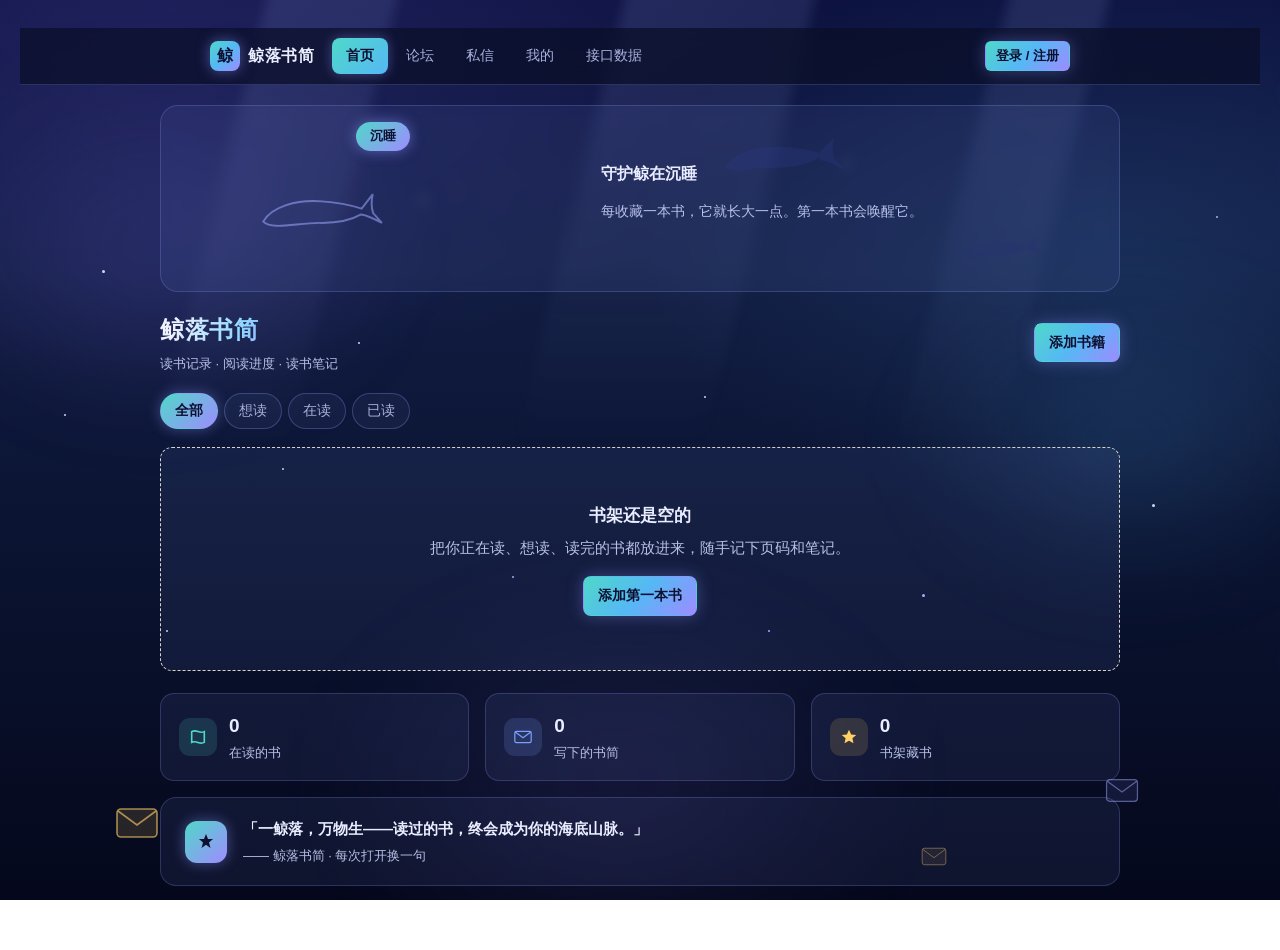
<file: index.html>
<!doctype html>
<html lang="zh-CN">
<head>
<meta charset="utf-8">
<meta name="viewport" content="width=device-width, initial-scale=1">
<title>鲸落书简 · 读书记录与交流社区</title>
<!--
  Day 11 起：从「个人读书记录」升级为「阅读社区」，顶部加全局导航栏，
  首页（书架）/ 论坛 / 私信 / 我的 多视图切换。仍用 hidden 切换，不做页面跳转。
  依据 docs/COMMUNITY_DESIGN.md。
-->
<link rel="stylesheet" href="styles.css">
</head>
<body>

<!-- ============================================================
     星海背景层（Day 20+ 视觉升级 · 星海鲸落主题）
     全部为装饰元素：绝对定位 + pointer-events:none，不挡任何交互。
     ============================================================ -->
<div class="starfield" aria-hidden="true">
<div class="nebula n1"></div><div class="nebula n2"></div><div class="nebula n3"></div>

  <!-- 氛围层 -->
  <div class="ray r1"></div><div class="ray r2"></div><div class="ray r3"></div>
  <div class="dot d1"></div><div class="dot d2"></div><div class="dot d3"></div><div class="dot d4"></div>
  <div class="dot d5"></div><div class="dot d6"></div><div class="dot d7"></div><div class="dot d8"></div>
  <div class="dot d9"></div><div class="dot d10"></div><div class="dot d11"></div><div class="dot d12"></div>
  <div class="dot d13"></div><div class="dot d14"></div>
  <div class="bubble bb1"></div><div class="bubble bb2"></div><div class="bubble bb3"></div><div class="bubble bb4"></div><div class="bubble bb5"></div>

  <!-- 两侧小鲸背景群：7 条梯度编队 -->
  <div class="mini m1"><div class="bob">
    <svg width="200" height="87" viewBox="0 0 460 200"><path fill="#3d4a9e" d="M16 108 C42 62 118 40 196 46 C252 50 292 60 318 68 C300 84 274 96 240 103 C210 109 170 112 138 110 C96 107 44 132 16 108 Z"/><path fill="#3d4a9e" d="M308 58 L350 18 C344 40 344 62 351 82 L380 114 C356 100 330 90 306 86 Z"/></svg>
  </div></div>
  <div class="mini m2"><div class="bob">
    <svg width="170" height="74" viewBox="0 0 460 200"><path fill="#333d85" d="M16 108 C42 62 118 40 196 46 C252 50 292 60 318 68 C300 84 274 96 240 103 C210 109 170 112 138 110 C96 107 44 132 16 108 Z"/><path fill="#333d85" d="M308 58 L350 18 C344 40 344 62 351 82 L380 114 C356 100 330 90 306 86 Z"/></svg>
  </div></div>
  <div class="mini m3"><div class="bob">
    <svg width="150" height="65" viewBox="0 0 460 200"><path fill="#38428f" d="M16 108 C42 62 118 40 196 46 C252 50 292 60 318 68 C300 84 274 96 240 103 C210 109 170 112 138 110 C96 107 44 132 16 108 Z"/><path fill="#38428f" d="M308 58 L350 18 C344 40 344 62 351 82 L380 114 C356 100 330 90 306 86 Z"/></svg>
  </div></div>
  <div class="mini m4"><div class="bob">
    <svg width="120" height="52" viewBox="0 0 460 200"><path fill="#2c3574" d="M16 108 C42 62 118 40 196 46 C252 50 292 60 318 68 C300 84 274 96 240 103 C210 109 170 112 138 110 C96 107 44 132 16 108 Z"/><path fill="#2c3574" d="M308 58 L350 18 C344 40 344 62 351 82 L380 114 C356 100 330 90 306 86 Z"/></svg>
  </div></div>
  <div class="mini m5"><div class="bob">
    <svg width="160" height="70" viewBox="0 0 460 200"><path fill="#414cae" d="M16 108 C42 62 118 40 196 46 C252 50 292 60 318 68 C300 84 274 96 240 103 C210 109 170 112 138 110 C96 107 44 132 16 108 Z"/><path fill="#414cae" d="M308 58 L350 18 C344 40 344 62 351 82 L380 114 C356 100 330 90 306 86 Z"/></svg>
  </div></div>
  <div class="mini m6"><div class="bob">
    <svg width="130" height="57" viewBox="0 0 460 200"><path fill="#363f8a" d="M16 108 C42 62 118 40 196 46 C252 50 292 60 318 68 C300 84 274 96 240 103 C210 109 170 112 138 110 C96 107 44 132 16 108 Z"/><path fill="#363f8a" d="M308 58 L350 18 C344 40 344 62 351 82 L380 114 C356 100 330 90 306 86 Z"/></svg>
  </div></div>
  <div class="mini m7"><div class="bob">
    <svg width="95" height="41" viewBox="0 0 460 200"><path fill="#303878" d="M16 108 C42 62 118 40 196 46 C252 50 292 60 318 68 C300 84 274 96 240 103 C210 109 170 112 138 110 C96 107 44 132 16 108 Z"/><path fill="#303878" d="M308 58 L350 18 C344 40 344 62 351 82 L380 114 C356 100 330 90 306 86 Z"/></svg>
  </div></div>

  <!-- 上浮的信笺 -->
  <div class="letter lt1">
    <svg width="44" height="32" viewBox="0 0 44 32"><rect x="2" y="2" width="40" height="28" rx="4" fill="rgba(255,209,102,.16)" stroke="rgba(255,209,102,.75)" stroke-width="1.6"/><path d="M3 4 L22 18 L41 4" fill="none" stroke="rgba(255,209,102,.75)" stroke-width="1.6"/></svg>
  </div>
  <div class="letter lt2">
    <svg width="34" height="25" viewBox="0 0 44 32"><rect x="2" y="2" width="40" height="28" rx="4" fill="rgba(140,150,255,.12)" stroke="rgba(160,170,255,.6)" stroke-width="1.6"/><path d="M3 4 L22 18 L41 4" fill="none" stroke="rgba(160,170,255,.6)" stroke-width="1.6"/></svg>
  </div>
  <div class="letter lt3">
    <svg width="26" height="19" viewBox="0 0 44 32"><rect x="2" y="2" width="40" height="28" rx="4" fill="rgba(255,209,102,.1)" stroke="rgba(255,209,102,.5)" stroke-width="1.6"/><path d="M3 4 L22 18 L41 4" fill="none" stroke="rgba(255,209,102,.5)" stroke-width="1.6"/></svg>
  </div>

</div>

<!-- ============================================================
     开场四幕动画（只播一次，之后由巡游鲸接管）
     1 迎面逼近（距离涟漪）2 贴身掠过（冲击波/水雾/轻震）
     3 小鲸跃水化竹简 4 巡游鲸溶解融入背景
     ============================================================ -->
<div class="opening" aria-hidden="true">
  <!-- 距离涟漪（三圈，标记「正在拉近」） -->
  <div class="ripple rp1"></div>
  <div class="ripple rp2"></div>
  <div class="ripple rp3"></div>

  <!-- 发光弧环 -->
  <div class="arc-ring">
    <svg width="420" height="420" viewBox="0 0 420 420">
      <circle cx="210" cy="210" r="196" fill="none" stroke="rgba(150,160,255,.5)" stroke-width="1.6"
        stroke-dasharray="640 320" stroke-linecap="round"/>
      <circle cx="210" cy="210" r="172" fill="none" stroke="rgba(120,130,235,.3)" stroke-width="1"
        stroke-dasharray="180 620" stroke-linecap="round"/>
    </svg>
  </div>
  <div class="arc-ring a2">
    <svg width="560" height="560" viewBox="0 0 560 560">
      <circle cx="280" cy="280" r="258" fill="none" stroke="rgba(130,140,255,.35)" stroke-width="1.2"
        stroke-dasharray="420 900" stroke-linecap="round"/>
    </svg>
  </div>

  <!-- 阶段一/二：迎面逼近 → 贴身掠过 -->
  <div class="whale-front">
    <svg class="whale-svg" width="300" height="380" viewBox="0 0 300 380">
      <defs>
        <radialGradient id="frontGrad" cx=".5" cy=".26" r=".95">
          <stop offset="0"   stop-color="#5a68d8"/>
          <stop offset=".35" stop-color="#3a4398"/>
          <stop offset=".7"  stop-color="#232c68"/>
          <stop offset="1"   stop-color="#141a45"/>
        </radialGradient>
        <linearGradient id="flipGrad" x1="0" y1="0" x2="0" y2="1">
          <stop offset="0" stop-color="#28307a"/>
          <stop offset="1" stop-color="#4550b8"/>
        </linearGradient>
        <radialGradient id="headSheen" cx=".5" cy="1" r=".7">
          <stop offset="0" stop-color="#c3caff" stop-opacity=".32"/>
          <stop offset="1" stop-color="#c3caff" stop-opacity="0"/>
        </radialGradient>
        <clipPath id="frontClip">
          <path d="M147 138 C104 160 58 214 46 276 C38 324 82 360 150 362 C218 360 262 324 254 276 C242 214 196 160 153 138 Z"/>
        </clipPath>
      </defs>

      <g class="f-body">
        <path d="M147 138 C104 160 58 214 46 276 C38 324 82 360 150 362 C218 360 262 324 254 276 C242 214 196 160 153 138 Z"
              fill="url(#frontGrad)" stroke="rgba(190,200,255,.35)" stroke-width="2.2"/>
        <!-- 皮肤里透出的星星 + 小星座 -->
        <g clip-path="url(#frontClip)">
          <circle class="f-star" cx="120" cy="200" r="2.2" fill="#ffffff" opacity=".8"/>
          <circle class="f-star" cx="185" cy="230" r="1.6" fill="#cfc9ff" opacity=".7" style="animation-delay:.8s;"/>
          <circle class="f-star" cx="95"  cy="265" r="1.8" fill="#ffffff" opacity=".6" style="animation-delay:1.5s;"/>
          <circle class="f-star" cx="210" cy="290" r="2.4" fill="#dcd6ff" opacity=".75" style="animation-delay:2.1s;"/>
          <circle class="f-star" cx="150" cy="245" r="1.4" fill="#ffffff" opacity=".65" style="animation-delay:.4s;"/>
          <circle class="f-star" cx="70"  cy="300" r="1.5" fill="#cfc9ff" opacity=".6" style="animation-delay:2.6s;"/>
          <circle class="f-star" cx="235" cy="330" r="1.8" fill="#ffffff" opacity=".7" style="animation-delay:1.1s;"/>
          <circle class="f-star" cx="170" cy="320" r="1.3" fill="#dcd6ff" opacity=".6" style="animation-delay:2.9s;"/>
          <circle class="f-star" cx="112" cy="330" r="1.6" fill="#ffffff" opacity=".55" style="animation-delay:1.9s;"/>
          <polyline points="96,225 128,258 160,242 196,272" fill="none" stroke="rgba(210,215,255,.28)" stroke-width="1"/>
          <circle cx="96" cy="225" r="1.8" fill="#e6e9ff" opacity=".8"/>
          <circle cx="128" cy="258" r="1.8" fill="#e6e9ff" opacity=".8"/>
          <circle cx="160" cy="242" r="1.8" fill="#e6e9ff" opacity=".8"/>
          <circle cx="196" cy="272" r="1.8" fill="#e6e9ff" opacity=".8"/>
          <ellipse cx="120" cy="270" rx="46" ry="26" fill="rgba(150,140,255,.14)"/>
          <ellipse cx="195" cy="310" rx="40" ry="22" fill="rgba(90,170,240,.12)"/>
        </g>

        <!-- 轮廓光 -->
        <path d="M147 138 C104 160 58 214 46 276 C43 302 52 328 74 344" stroke="rgba(190,200,255,.55)" stroke-width="3" fill="none" stroke-linecap="round"/>
        <path d="M153 138 C196 160 242 214 254 276 C257 302 248 328 226 344" stroke="rgba(190,200,255,.55)" stroke-width="3" fill="none" stroke-linecap="round"/>
        <path d="M150 142 C110 165 66 216 55 272" stroke="rgba(225,228,255,.25)" stroke-width="6" fill="none" stroke-linecap="round" opacity=".5"/>
        <path d="M150 150 C146 200 144 260 146 330" stroke="rgba(205,210,255,.3)" stroke-width="3" fill="none" stroke-linecap="round"/>

        <ellipse cx="108" cy="212" rx="16" ry="7" fill="#1a2158" opacity=".4" transform="rotate(-18 108 212)"/>
        <ellipse cx="192" cy="212" rx="16" ry="7" fill="#1a2158" opacity=".4" transform="rotate(18 192 212)"/>
        <ellipse cx="86"  cy="266" rx="13" ry="6" fill="#1a2158" opacity=".35" transform="rotate(-24 86 266)"/>
        <ellipse cx="214" cy="266" rx="13" ry="6" fill="#1a2158" opacity=".35" transform="rotate(24 214 266)"/>

        <path d="M128 350 C132 336 135 322 136 308" stroke="rgba(14,18,58,.4)" stroke-width="2.6" fill="none" stroke-linecap="round"/>
        <path d="M142 354 C145 338 147 322 148 306" stroke="rgba(14,18,58,.34)" stroke-width="2.6" fill="none" stroke-linecap="round"/>
        <path d="M158 354 C155 338 153 322 152 306" stroke="rgba(14,18,58,.34)" stroke-width="2.6" fill="none" stroke-linecap="round"/>
        <path d="M172 350 C168 336 165 322 164 308" stroke="rgba(14,18,58,.4)" stroke-width="2.6" fill="none" stroke-linecap="round"/>

        <ellipse cx="141" cy="336" rx="7" ry="3.4" fill="#0d1240" transform="rotate(-8 141 336)"/>
        <ellipse cx="159" cy="336" rx="7" ry="3.4" fill="#0d1240" transform="rotate(8 159 336)"/>
        <path d="M128 332 Q150 344 172 332" stroke="rgba(14,18,58,.45)" stroke-width="2.4" fill="none"/>

        <circle cx="97" cy="322" r="5" fill="#0a0e30"/>
        <circle cx="95.4" cy="320.4" r="1.6" fill="#e8ecff" opacity=".9"/>
        <circle cx="203" cy="322" r="5" fill="#0a0e30"/>
        <circle cx="201.4" cy="320.4" r="1.6" fill="#e8ecff" opacity=".9"/>
        <path d="M88 314 Q97 309.5 106 314" stroke="rgba(14,18,58,.45)" stroke-width="2" fill="none"/>
        <path d="M194 314 Q203 309.5 212 314" stroke="rgba(14,18,58,.45)" stroke-width="2" fill="none"/>

        <ellipse cx="150" cy="352" rx="70" ry="16" fill="url(#headSheen)"/>

        <g clip-path="url(#frontClip)">
          <rect class="f-sweep" x="20" y="120" width="260" height="70" fill="rgba(195,200,255,.15)"/>
        </g>

        <g class="f-fin-l">
          <path d="M78 240 C40 258 8 300 12 348 C46 336 80 302 96 264 C92 252 86 244 78 240 Z"
                fill="url(#flipGrad)" stroke="rgba(190,200,255,.3)" stroke-width="1.6"/>
          <path d="M82 252 C52 272 32 304 24 336" stroke="rgba(215,218,255,.22)" stroke-width="2" fill="none"/>
        </g>
        <g class="f-fin-r">
          <path d="M222 240 C260 258 292 300 288 348 C254 336 220 302 204 264 C208 252 214 244 222 240 Z"
                fill="url(#flipGrad)" stroke="rgba(190,200,255,.3)" stroke-width="1.6"/>
          <path d="M218 252 C248 272 268 304 276 336" stroke="rgba(215,218,255,.22)" stroke-width="2" fill="none"/>
        </g>
      </g>

      <g class="f-tail">
        <path d="M150 132 C116 96 66 78 40 90 C64 106 100 122 132 140 Z"
              fill="url(#flipGrad)" stroke="rgba(190,200,255,.3)" stroke-width="1.6"/>
        <path d="M150 132 C184 96 234 78 260 90 C236 106 200 122 168 140 Z"
              fill="url(#flipGrad)" stroke="rgba(190,200,255,.3)" stroke-width="1.6"/>
        <path d="M141 100 C144 118 146 128 147 140 L153 140 C154 128 156 118 159 100 Z" fill="#2b3578"/>
      </g>
    </svg>
  </div>

  <!-- 阶段二：掠过的水幕 + 冲击波 + 速度线 + 飞沫 -->
  <div class="veil"></div>
  <div class="shockwave"></div>
  <div class="shockwave s2"></div>
  <div class="burst"></div>
  <div class="spray">
    <i class="sp1"></i><i class="sp2"></i><i class="sp3"></i><i class="sp4"></i><i class="sp5"></i><i class="sp6"></i>
  </div>

  <!-- 阶段三 v7：多条小鲸错峰跃水，下落渐变成竹简（鲸字 logo），落水变回鲸形游走 -->
  <div class="perf" style="--x:6vw;  --h:36vh; --d:4.40s; --sw:1;">
    <div class="p-jump">
      <svg class="p-whale" width="92" height="40" viewBox="0 0 460 200"><path fill="#3d4a9e" stroke="rgba(190,200,255,.4)" stroke-width="6" d="M16 108 C42 62 118 40 196 46 C252 50 292 60 318 68 C300 84 274 96 240 103 C210 109 170 112 138 110 C96 107 44 132 16 108 Z"/><path fill="#3d4a9e" stroke="rgba(190,200,255,.4)" stroke-width="6" d="M308 58 L350 18 C344 40 344 62 351 82 L380 114 C356 100 330 90 306 86 Z"/></svg>
      <div class="p-slip"><span>鲸</span></div>
    </div>
    <div class="p-splash"><i></i><i></i></div>
    <div class="p-swim"><svg width="96" height="42" viewBox="0 0 460 200"><path fill="#3d4a9e" d="M16 108 C42 62 118 40 196 46 C252 50 292 60 318 68 C300 84 274 96 240 103 C210 109 170 112 138 110 C96 107 44 132 16 108 Z"/><path fill="#3d4a9e" d="M308 58 L350 18 C344 40 344 62 351 82 L380 114 C356 100 330 90 306 86 Z"/></svg></div>
  </div>
  <div class="perf swim-left" style="--x:22vw; --h:44vh; --d:4.62s; --sw:-1;">
    <div class="p-jump">
      <svg class="p-whale" width="104" height="45" viewBox="0 0 460 200"><path fill="#4553ab" stroke="rgba(190,200,255,.4)" stroke-width="6" d="M16 108 C42 62 118 40 196 46 C252 50 292 60 318 68 C300 84 274 96 240 103 C210 109 170 112 138 110 C96 107 44 132 16 108 Z"/><path fill="#4553ab" stroke="rgba(190,200,255,.4)" stroke-width="6" d="M308 58 L350 18 C344 40 344 62 351 82 L380 114 C356 100 330 90 306 86 Z"/></svg>
      <div class="p-slip"><span>落</span></div>
    </div>
    <div class="p-splash"><i></i><i></i></div>
    <div class="p-swim"><svg width="104" height="45" viewBox="0 0 460 200"><path fill="#4553ab" d="M16 108 C42 62 118 40 196 46 C252 50 292 60 318 68 C300 84 274 96 240 103 C210 109 170 112 138 110 C96 107 44 132 16 108 Z"/><path fill="#4553ab" d="M308 58 L350 18 C344 40 344 62 351 82 L380 114 C356 100 330 90 306 86 Z"/></svg></div>
  </div>
  <div class="perf" style="--x:40vw; --h:52vh; --d:4.84s; --sw:1;">
    <div class="p-jump">
      <svg class="p-whale" width="112" height="49" viewBox="0 0 460 200"><path fill="#4d5cc0" stroke="rgba(190,200,255,.45)" stroke-width="6" d="M16 108 C42 62 118 40 196 46 C252 50 292 60 318 68 C300 84 274 96 240 103 C210 109 170 112 138 110 C96 107 44 132 16 108 Z"/><path fill="#4d5cc0" stroke="rgba(190,200,255,.45)" stroke-width="6" d="M308 58 L350 18 C344 40 344 62 351 82 L380 114 C356 100 330 90 306 86 Z"/></svg>
      <div class="p-slip"><span>书</span></div>
    </div>
    <div class="p-splash"><i></i><i></i></div>
    <div class="p-swim"><svg width="112" height="49" viewBox="0 0 460 200"><path fill="#4d5cc0" d="M16 108 C42 62 118 40 196 46 C252 50 292 60 318 68 C300 84 274 96 240 103 C210 109 170 112 138 110 C96 107 44 132 16 108 Z"/><path fill="#4d5cc0" d="M308 58 L350 18 C344 40 344 62 351 82 L380 114 C356 100 330 90 306 86 Z"/></svg></div>
  </div>
  <div class="perf swim-left" style="--x:58vw; --h:44vh; --d:5.06s; --sw:-1;">
    <div class="p-jump">
      <svg class="p-whale" width="104" height="45" viewBox="0 0 460 200"><path fill="#4553ab" stroke="rgba(190,200,255,.4)" stroke-width="6" d="M16 108 C42 62 118 40 196 46 C252 50 292 60 318 68 C300 84 274 96 240 103 C210 109 170 112 138 110 C96 107 44 132 16 108 Z"/><path fill="#4553ab" stroke="rgba(190,200,255,.4)" stroke-width="6" d="M308 58 L350 18 C344 40 344 62 351 82 L380 114 C356 100 330 90 306 86 Z"/></svg>
      <div class="p-slip"><span>简</span></div>
    </div>
    <div class="p-splash"><i></i><i></i></div>
    <div class="p-swim"><svg width="104" height="45" viewBox="0 0 460 200"><path fill="#4553ab" d="M16 108 C42 62 118 40 196 46 C252 50 292 60 318 68 C300 84 274 96 240 103 C210 109 170 112 138 110 C96 107 44 132 16 108 Z"/><path fill="#4553ab" d="M308 58 L350 18 C344 40 344 62 351 82 L380 114 C356 100 330 90 306 86 Z"/></svg></div>
  </div>
  <div class="perf" style="--x:76vw; --h:36vh; --d:5.28s; --sw:1;">
    <div class="p-jump">
      <svg class="p-whale" width="92" height="40" viewBox="0 0 460 200"><path fill="#3d4a9e" stroke="rgba(190,200,255,.4)" stroke-width="6" d="M16 108 C42 62 118 40 196 46 C252 50 292 60 318 68 C300 84 274 96 240 103 C210 109 170 112 138 110 C96 107 44 132 16 108 Z"/><path fill="#3d4a9e" stroke="rgba(190,200,255,.4)" stroke-width="6" d="M308 58 L350 18 C344 40 344 62 351 82 L380 114 C356 100 330 90 306 86 Z"/></svg>
      <div class="p-slip"><span>鲸</span></div>
    </div>
    <div class="p-splash"><i></i><i></i></div>
    <div class="p-swim"><svg width="96" height="42" viewBox="0 0 460 200"><path fill="#3d4a9e" d="M16 108 C42 62 118 40 196 46 C252 50 292 60 318 68 C300 84 274 96 240 103 C210 109 170 112 138 110 C96 107 44 132 16 108 Z"/><path fill="#3d4a9e" d="M308 58 L350 18 C344 40 344 62 351 82 L380 114 C356 100 330 90 306 86 Z"/></svg></div>
  </div>

  <!-- 阶段四：巡游鲸（右进左出，每圈溶解融入背景） -->
  <div class="whale-cruise">
    <svg class="whale-svg" width="300" height="130" viewBox="0 0 460 200">
      <defs>
        <linearGradient id="bodyGrad" x1="0" y1="0" x2="0" y2="1">
          <stop offset="0"   stop-color="#222b6e"/>
          <stop offset=".45" stop-color="#303c92"/>
          <stop offset=".78" stop-color="#4d5cc0"/>
          <stop offset="1"   stop-color="#8b95d9"/>
        </linearGradient>
        <linearGradient id="finGrad" x1="0" y1="0" x2="1" y2="1">
          <stop offset="0" stop-color="#1d2560"/>
          <stop offset="1" stop-color="#3a45a5"/>
        </linearGradient>
        <clipPath id="whaleClip">
          <path d="M16 108 C42 62 118 40 196 46 C252 50 292 60 318 68 C292 100 248 112 196 112 C124 110 44 136 16 108 Z"/>
        </clipPath>
      </defs>
      <g class="w-body">
        <path fill="url(#bodyGrad)" stroke="rgba(190,200,255,.3)" stroke-width="2"
          d="M16 108 C42 62 118 40 196 46 C252 50 292 60 318 68 C300 84 274 96 240 103 C210 109 170 112 138 110 C96 107 44 132 16 108 Z"/>
        <ellipse cx="140" cy="60" rx="26" ry="10" fill="#161c4e" opacity=".4"/>
        <ellipse cx="230" cy="64" rx="22" ry="8" fill="#161c4e" opacity=".35"/>
        <ellipse cx="180" cy="100" rx="28" ry="8" fill="#c9cef0" opacity=".14"/>
        <path d="M40 106 C70 118 110 124 150 124" stroke="rgba(14,18,58,.4)" stroke-width="3" fill="none" stroke-linecap="round"/>
        <path d="M20 100 C60 112 110 118 158 118" stroke="rgba(14,18,58,.5)" stroke-width="3" fill="none" stroke-linecap="round"/>
        <circle cx="56" cy="78" r="5" fill="#0a0e30"/>
        <circle cx="54.5" cy="76.5" r="1.6" fill="#e8ecff" opacity=".85"/>
        <path d="M16 108 C42 62 118 40 196 46 C240 49 275 56 300 64" stroke="rgba(195,202,255,.4)" stroke-width="2.5" fill="none" stroke-linecap="round"/>
        <g clip-path="url(#whaleClip)">
          <circle class="w-star" cx="90" cy="70" r="2" fill="#ffffff" opacity=".8"/>
          <circle class="w-star" cx="170" cy="58" r="1.5" fill="#dcd6ff" opacity=".7" style="animation-delay:1.2s;"/>
          <circle class="w-star" cx="240" cy="80" r="1.8" fill="#ffffff" opacity=".7" style="animation-delay:2.3s;"/>
          <rect x="60" y="20" width="150" height="140" fill="rgba(195,200,255,.1)">
            <animate attributeName="x" from="-160" to="460" dur="11s" repeatCount="indefinite"/>
          </rect>
        </g>
      </g>
      <g class="w-fin">
        <path fill="url(#finGrad)" stroke="rgba(190,200,255,.28)" stroke-width="1.6"
          d="M170 96 C190 122 224 142 262 148 C236 152 198 142 172 118 C162 108 162 100 170 96 Z"/>
      </g>
      <g class="w-tail">
        <path fill="url(#bodyGrad)" stroke="rgba(190,200,255,.28)" stroke-width="2"
          d="M308 58 L350 18 C344 40 344 62 351 82 L380 114 C356 100 330 90 306 86 C310 78 311 68 308 58 Z"/>
      </g>
    </svg>
  </div>

</div>


<!-- 出错提示条：任何一步操作失败都在这里显示（TECH_DESIGN 3.4 / PRD AC-23） -->
<div id="app-error" class="app-error" hidden></div>
<!-- 成功提示条：注册/登录成功等正向反馈（Day 11 Step 3 新增），几秒后自动消失 -->
<div id="app-success" class="app-success" hidden></div>

<!-- ============================================================
     全局导航栏（Day 11 新增）
     COMMUNITY_DESIGN.md 第 11 节：导航栏 + 多页切换。
     首页=书架、论坛、私信、我的，右侧是登录/注册入口（未登录时）。
     ============================================================ -->
<header class="site-nav">
  <div class="site-nav-inner">
    <a class="site-brand" href="#" data-nav="home">
      <span class="site-brand-mark">鲸</span>
      <span class="site-brand-text">鲸落书简</span>
    </a>
    <nav class="site-nav-links">
      <button class="site-nav-link is-active" type="button" data-nav="home">首页</button>
      <button class="site-nav-link" type="button" data-nav="forum">论坛</button>
      <button class="site-nav-link" type="button" data-nav="messages">私信</button>
      <button class="site-nav-link" type="button" data-nav="me">我的</button>
      <button class="site-nav-link" type="button" data-nav="api">接口数据</button>
    </nav>
    <div class="site-nav-auth">
      <button id="btn-nav-login" class="btn btn-primary btn-sm" type="button" data-nav="login">登录 / 注册</button>
      <button id="nav-user" class="nav-user" type="button" data-nav="me" title="进入我的页面" hidden>
        <span id="nav-user-avatar" class="avatar avatar-sm">海</span>
        <span id="nav-user-name" class="nav-user-name"></span>
      </button>
    </div>
  </div>
</header>

<div class="wrap">

  <!-- ============================================================
       P1 · 书单页（首页）
       PRD 4.1 要求：状态筛选、书籍卡片列表、每张卡片显示
       封面或书名首字 + 书名 + 作者 + 状态 +（在读时）进度、添加按钮
       ============================================================ -->
  <section id="view-list" class="view">

    <!-- ============================================================
         守护鲸面板（Day 20+ 新增）
         书架里有几本书，鲸就进化到什么形态：0 本沉睡 → 1 本苏醒 →
         完全体 · 鲸星（25 本）→ 30 本为第一阶段终点 → 31 本第二头鲸入场
         继续升级（双鲸纪元）。形态表在 community.js 的 GUARD_STAGES。
         只读展示：加书入口仍走顶部「添加书籍」和空态按钮，这里不放按钮。
         ============================================================ -->
    <section class="guard sleep" id="guard-panel">
      <div class="g-deco d1"><svg width="150" height="65" viewBox="0 0 460 200"><path fill="#2f3a86" d="M16 108 C42 62 118 40 196 46 C252 50 292 60 318 68 C300 84 274 96 240 103 C210 109 170 112 138 110 C96 107 44 132 16 108 Z"/><path fill="#2f3a86" d="M308 58 L350 18 C344 40 344 62 351 82 L380 114 C356 100 330 90 306 86 Z"/></svg></div>
      <div class="g-deco d2"><svg width="104" height="45" viewBox="0 0 460 200"><path fill="#28307a" d="M16 108 C42 62 118 40 196 46 C252 50 292 60 318 68 C300 84 274 96 240 103 C210 109 170 112 138 110 C96 107 44 132 16 108 Z"/><path fill="#28307a" d="M308 58 L350 18 C344 40 344 62 351 82 L380 114 C356 100 330 90 306 86 Z"/></svg></div>
      <div class="g-whale">
        <div class="stage-badge" id="stage-badge">沉睡</div>
        <div class="g-canvas">
          <svg class="whale-line" width="150" height="82" viewBox="0 0 460 200" style="opacity:.9;">
            <path fill="none" stroke="rgba(160,170,255,.6)" stroke-width="6"
              d="M16 108 C42 62 118 40 196 46 C252 50 292 60 318 68 L352 24 C347 44 347 62 353 82 L380 112 C358 100 336 88 316 86 C292 100 248 112 196 112 C124 110 44 136 16 108 Z"/>
          </svg>
          <div class="whale-stage" id="whale-stage">
            <svg width="280" height="122" viewBox="0 0 460 200" class="stage-svg">
            <defs>
              <linearGradient id="aliveGrad" x1="0" y1="0" x2="0" y2="1">
                <stop offset="0" stop-color="#2b3585"/>
                <stop offset=".55" stop-color="#3f4cb8"/>
                <stop offset="1" stop-color="#8b95d9"/>
              </linearGradient>
              <linearGradient id="armorGrad" x1="0" y1="0" x2="0" y2="1">
                <stop offset="0" stop-color="#dbe6ff"/>
                <stop offset="1" stop-color="#6f83d8"/>
              </linearGradient>
              <linearGradient id="flameGrad" x1="0" y1="0" x2="1" y2="0">
                <stop offset="0" stop-color="#7fe3ff" stop-opacity=".85"/>
                <stop offset=".5" stop-color="#9f8bff" stop-opacity=".5"/>
                <stop offset="1" stop-color="#9f8bff" stop-opacity="0"/>
              </linearGradient>
              <clipPath id="aliveClip">
                <path d="M16 108 C42 62 118 40 196 46 C252 50 292 60 318 68 C292 100 248 112 196 112 C124 110 44 136 16 108 Z"/>
              </clipPath>
            </defs>

            <!-- 装备 III：环轨卫星（两颗绕鲸巡游） -->
            <g class="gear" id="g-sats">
              <g class="sat-orbit">
                <circle cx="230" cy="18" r="4.5" fill="#a8ecff"/>
                <circle cx="230" cy="18" r="9" fill="none" stroke="rgba(160,230,255,.55)" stroke-width="1.2"/>
              </g>
              <g class="sat-orbit" style="animation-delay:-4.5s;">
                <circle cx="230" cy="182" r="3.5" fill="#c9b8ff"/>
                <circle cx="230" cy="182" r="7" fill="none" stroke="rgba(180,160,255,.5)" stroke-width="1.2"/>
              </g>
            </g>

            <g class="a-body">
              <path fill="url(#aliveGrad)" stroke="rgba(190,200,255,.5)" stroke-width="2.5"
                d="M16 108 C42 62 118 40 196 46 C252 50 292 60 318 68 C300 84 274 96 240 103 C210 109 170 112 138 110 C96 107 44 132 16 108 Z"/>
              <g clip-path="url(#aliveClip)">
                <circle class="a-star" cx="90" cy="70" r="2.4" fill="#ffffff" opacity=".9"/>
                <circle class="a-star" cx="170" cy="58" r="1.8" fill="#dcd6ff" opacity=".8" style="animation-delay:.9s;"/>
                <circle class="a-star" cx="240" cy="80" r="2.2" fill="#ffffff" opacity=".8" style="animation-delay:1.8s;"/>
                <circle class="a-star" cx="130" cy="95" r="1.6" fill="#cfc9ff" opacity=".7" style="animation-delay:2.4s;"/>
                <ellipse cx="150" cy="80" rx="60" ry="26" fill="rgba(150,140,255,.18)"/>
              </g>
              <path d="M16 108 C42 62 118 40 196 46 C240 49 275 56 300 64" stroke="rgba(205,212,255,.55)" stroke-width="3" fill="none" stroke-linecap="round"/>
              <circle cx="56" cy="78" r="5" fill="#0a0e30"/>
              <circle cx="54.5" cy="76.5" r="1.6" fill="#e8ecff" opacity=".9"/>
            </g>

            <g class="a-tail">
              <path fill="url(#aliveGrad)" stroke="rgba(190,200,255,.5)" stroke-width="2.5"
                d="M308 58 L350 18 C344 40 344 62 351 82 L380 114 C356 100 330 90 306 86 C310 78 311 68 308 58 Z"/>
            </g>

            <!-- 成长阶段：尾迹光带 -->
            <g class="gear" id="g-trail">
              <path d="M332 98 C382 94 420 88 452 80 C420 102 380 112 338 112 Z" fill="rgba(150,170,255,.28)"/>
            </g>

            <!-- 装备 I：星骨装甲（沿背脊的装甲片） -->
            <g class="gear" id="g-armor">
              <path d="M104 62 L136 52 L150 64 L118 74 Z" fill="url(#armorGrad)" stroke="rgba(200,230,255,.75)" stroke-width="1.4" opacity=".9"/>
              <path d="M150 50 L186 42 L198 54 L162 62 Z" fill="url(#armorGrad)" stroke="rgba(200,230,255,.75)" stroke-width="1.4" opacity=".9"/>
              <path d="M198 54 L236 52 L246 64 L208 66 Z" fill="url(#armorGrad)" stroke="rgba(200,230,255,.75)" stroke-width="1.4" opacity=".9"/>
              <path d="M246 64 L282 66 L288 78 L252 76 Z" fill="url(#armorGrad)" stroke="rgba(200,230,255,.75)" stroke-width="1.4" opacity=".9"/>
              <path d="M100 66 C130 50 190 38 250 50" stroke="rgba(120,220,255,.55)" stroke-width="2" fill="none" stroke-linecap="round"/>
            </g>

            <!-- 装备 II：能量核心（胸腔脉冲光核） -->
            <g class="gear" id="g-core">
              <circle cx="132" cy="84" r="15" fill="rgba(90,200,255,.16)"/>
              <circle class="core-pulse" cx="132" cy="84" r="9" fill="#7fe3ff"/>
              <circle cx="132" cy="84" r="12.5" fill="none" stroke="rgba(160,235,255,.85)" stroke-width="1.6"/>
            </g>

            <!-- 装备 IV：等离子尾焰 -->
            <g class="gear" id="g-flame">
              <path class="flame" d="M380 90 C412 94 434 102 452 110 L412 118 C400 124 386 118 380 112 Z" fill="url(#flameGrad)"/>
            </g>

            <!-- 完全体：全息光环 -->
            <g class="gear" id="g-halo">
              <ellipse class="halo-ring" cx="230" cy="100" rx="204" ry="54" fill="none"
                stroke="rgba(165,185,255,.55)" stroke-width="1.8" stroke-dasharray="28 16"/>
            </g>
          </svg>
          </div>
          <div class="whale-stage2" id="whale-stage2">
            <svg width="280" height="122" viewBox="0 0 460 200" class="stage-svg">
            
            <!-- 装备 III：环轨卫星（两颗绕鲸巡游） -->
            <g class="gear2" id="g2-sats">
              <g class="sat-orbit">
                <circle cx="230" cy="18" r="4.5" fill="#a8ecff"/>
                <circle cx="230" cy="18" r="9" fill="none" stroke="rgba(160,230,255,.55)" stroke-width="1.2"/>
              </g>
              <g class="sat-orbit" style="animation-delay:-4.5s;">
                <circle cx="230" cy="182" r="3.5" fill="#c9b8ff"/>
                <circle cx="230" cy="182" r="7" fill="none" stroke="rgba(180,160,255,.5)" stroke-width="1.2"/>
              </g>
            </g>

            <g class="a-body">
              <path fill="url(#aliveGrad)" stroke="rgba(190,200,255,.5)" stroke-width="2.5"
                d="M16 108 C42 62 118 40 196 46 C252 50 292 60 318 68 C300 84 274 96 240 103 C210 109 170 112 138 110 C96 107 44 132 16 108 Z"/>
              <g clip-path="url(#aliveClip)">
                <circle class="a-star" cx="90" cy="70" r="2.4" fill="#ffffff" opacity=".9"/>
                <circle class="a-star" cx="170" cy="58" r="1.8" fill="#dcd6ff" opacity=".8" style="animation-delay:.9s;"/>
                <circle class="a-star" cx="240" cy="80" r="2.2" fill="#ffffff" opacity=".8" style="animation-delay:1.8s;"/>
                <circle class="a-star" cx="130" cy="95" r="1.6" fill="#cfc9ff" opacity=".7" style="animation-delay:2.4s;"/>
                <ellipse cx="150" cy="80" rx="60" ry="26" fill="rgba(150,140,255,.18)"/>
              </g>
              <path d="M16 108 C42 62 118 40 196 46 C240 49 275 56 300 64" stroke="rgba(205,212,255,.55)" stroke-width="3" fill="none" stroke-linecap="round"/>
              <circle cx="56" cy="78" r="5" fill="#0a0e30"/>
              <circle cx="54.5" cy="76.5" r="1.6" fill="#e8ecff" opacity=".9"/>
            </g>

            <g class="a-tail">
              <path fill="url(#aliveGrad)" stroke="rgba(190,200,255,.5)" stroke-width="2.5"
                d="M308 58 L350 18 C344 40 344 62 351 82 L380 114 C356 100 330 90 306 86 C310 78 311 68 308 58 Z"/>
            </g>

            <!-- 成长阶段：尾迹光带 -->
            <g class="gear2" id="g2-trail">
              <path d="M332 98 C382 94 420 88 452 80 C420 102 380 112 338 112 Z" fill="rgba(150,170,255,.28)"/>
            </g>

            <!-- 装备 I：星骨装甲（沿背脊的装甲片） -->
            <g class="gear2" id="g2-armor">
              <path d="M104 62 L136 52 L150 64 L118 74 Z" fill="url(#armorGrad)" stroke="rgba(200,230,255,.75)" stroke-width="1.4" opacity=".9"/>
              <path d="M150 50 L186 42 L198 54 L162 62 Z" fill="url(#armorGrad)" stroke="rgba(200,230,255,.75)" stroke-width="1.4" opacity=".9"/>
              <path d="M198 54 L236 52 L246 64 L208 66 Z" fill="url(#armorGrad)" stroke="rgba(200,230,255,.75)" stroke-width="1.4" opacity=".9"/>
              <path d="M246 64 L282 66 L288 78 L252 76 Z" fill="url(#armorGrad)" stroke="rgba(200,230,255,.75)" stroke-width="1.4" opacity=".9"/>
              <path d="M100 66 C130 50 190 38 250 50" stroke="rgba(120,220,255,.55)" stroke-width="2" fill="none" stroke-linecap="round"/>
            </g>

            <!-- 装备 II：能量核心（胸腔脉冲光核） -->
            <g class="gear2" id="g2-core">
              <circle cx="132" cy="84" r="15" fill="rgba(90,200,255,.16)"/>
              <circle class="core-pulse" cx="132" cy="84" r="9" fill="#7fe3ff"/>
              <circle cx="132" cy="84" r="12.5" fill="none" stroke="rgba(160,235,255,.85)" stroke-width="1.6"/>
            </g>

            <!-- 装备 IV：等离子尾焰 -->
            <g class="gear2" id="g2-flame">
              <path class="flame" d="M380 90 C412 94 434 102 452 110 L412 118 C400 124 386 118 380 112 Z" fill="url(#flameGrad)"/>
            </g>

            <!-- 完全体：全息光环 -->
            <g class="gear2" id="g2-halo">
              <ellipse class="halo-ring" cx="230" cy="100" rx="204" ry="54" fill="none"
                stroke="rgba(165,185,255,.55)" stroke-width="1.8" stroke-dasharray="28 16"/>
            </g>
                      <!-- 双鲸纪元装备：时空折跃环 / 星核矩阵 / 银河之翼 -->
            <g class="gear2" id="g2-warp">
              <ellipse class="halo-ring" cx="230" cy="100" rx="232" ry="74" fill="none" stroke="rgba(140,220,255,.6)" stroke-width="2" stroke-dasharray="60 30"/>
              <ellipse class="halo-ring" style="animation-duration:16s; animation-direction:reverse;" cx="230" cy="100" rx="198" ry="62" fill="none" stroke="rgba(190,170,255,.5)" stroke-width="1.4" stroke-dasharray="18 26"/>
            </g>
            <g class="gear2" id="g2-matrix">
              <circle class="core-pulse" cx="230" cy="44" r="5" fill="#a8ecff"/>
              <circle class="core-pulse" style="animation-delay:.5s;" cx="92" cy="142" r="4.5" fill="#c9b8ff"/>
              <circle class="core-pulse" style="animation-delay:1s;" cx="356" cy="134" r="4.5" fill="#9fe8ff"/>
              <path d="M230 44 L92 142 L356 134 Z" fill="none" stroke="rgba(170,200,255,.35)" stroke-width="1.2"/>
            </g>
            <g class="gear2" id="g2-wings">
              <path d="M150 70 C96 40 40 34 8 46 C46 62 96 82 140 92 Z" fill="rgba(150,170,255,.22)" stroke="rgba(180,200,255,.45)" stroke-width="1.2"/>
              <path d="M300 76 C356 46 414 40 446 54 C410 70 358 90 310 98 Z" fill="rgba(150,170,255,.22)" stroke="rgba(180,200,255,.45)" stroke-width="1.2"/>
            </g>
          </svg>
          </div>
        </div>
      </div>
      <div class="guard-info">
        <h3 id="guard-title">守护鲸在沉睡</h3>
        <p id="guard-sub">每收藏一本书，它就长大一点。第一本书会唤醒它。</p>
        <p class="stage-count" id="stage-count"></p>
      </div>
    </section>

    <header class="topbar">
      <div>
        <h1>鲸落书简</h1>
        <p class="muted sub">读书记录 · 阅读进度 · 读书笔记</p>
      </div>
      <button id="btn-add-book" class="btn btn-primary" type="button">添加书籍</button>
    </header>

    <!-- 三档状态 + 全部（PRD AC-7） -->
    <nav class="filters" id="filters">
      <button class="filter is-active" type="button" data-status="all">全部</button>
      <button class="filter" type="button" data-status="want">想读</button>
      <button class="filter" type="button" data-status="reading">在读</button>
      <button class="filter" type="button" data-status="finished">已读</button>
    </nav>

    <!-- 书籍卡片由 app.js 生成后塞进这里 -->
    <div id="book-list" class="book-list"></div>

    <!-- 空状态（PRD AC-9）：一本书都没有时显示，而不是一片空白 -->
    <div id="empty-state" class="empty">
      <p class="empty-title">书架还是空的</p>
      <p class="muted">把你正在读、想读、读完的书都放进来，随手记下页码和笔记。</p>
      <button id="btn-add-first" class="btn btn-primary" type="button">添加第一本书</button>
    </div>

    <!-- 筛选后暂时为空（Day 7 补充）：PRD 4.1 原本只规定了上面那种空状态，
         实测发现点了筛选看到一片空白会被当成页面坏了，所以这里给一句话 +
         一个出口。跟上面那个的区别：书是有的，只是当前这一档没有。 -->
    <div id="filter-empty" class="empty" hidden>
      <p id="filter-empty-text" class="empty-title"></p>
      <button id="btn-show-all" class="btn btn-primary" type="button">看全部</button>
    </div>

    <!-- 数据小卡（新增）：全部由 store.js 的真实数据算出 -->
    <div class="stats">
      <div class="glass stat"><div class="s-ic s1">
          <svg width="18" height="18" viewBox="0 0 20 20"><path d="M3 4 Q6 2.5 10 4 T17 4 V16 Q14 17.5 10 16 T3 16 Z" fill="none" stroke="#4fd8c5" stroke-width="1.8"/></svg>
        </div><div><b id="stat-reading">0</b><span>在读的书</span></div></div>
      <div class="glass stat"><div class="s-ic s2">
          <svg width="18" height="18" viewBox="0 0 44 32"><rect x="2" y="2" width="40" height="28" rx="4" fill="none" stroke="#7aa0ff" stroke-width="3"/><path d="M3 4 L22 18 L41 4" fill="none" stroke="#7aa0ff" stroke-width="3"/></svg>
        </div><div><b id="stat-notes">0</b><span>写下的书简</span></div></div>
      <div class="glass stat"><div class="s-ic s3">
          <svg width="18" height="18" viewBox="0 0 20 20"><path d="M10 2 L12.4 7.2 L18 7.8 L13.8 11.5 L15 17 L10 14.2 L5 17 L6.2 11.5 L2 7.8 L7.6 7.2 Z" fill="#ffd166"/></svg>
        </div><div><b id="stat-books">0</b><span>书架藏书</span></div></div>
    </div>

    <!-- 今日一句（新增）：每次进首页换一句读书名言 -->
    <div class="glass quote" id="home-quote">
      <div class="q-ic">
        <svg width="20" height="20" viewBox="0 0 20 20"><path d="M10 2 L12 7 L17 7 L13 10.5 L14.5 16 L10 12.8 L5.5 16 L7 10.5 L3 7 L8 7 Z" fill="#0d1030"/></svg>
      </div>
      <div class="q-txt">
        <b id="quote-text">读书是在别人思想的帮助下，建立起自己的思想。</b>
        <span id="quote-from">—— 每日一句 · 每次打开换一句</span>
      </div>
    </div>

  </section>

  <!-- ============================================================
       P2 · 书籍详情页
       PRD 4.1 要求：书名、作者、封面、状态切换（三态）、
       进度录入区（想读时不显示）、笔记列表、写笔记、每条笔记的编辑/删除、
       本书的编辑/删除、返回列表的入口
       ============================================================ -->
  <section id="view-detail" class="view" hidden>

    <header class="topbar">
      <button id="btn-back" class="btn btn-ghost" type="button">← 返回书单</button>
      <div class="topbar-actions">
        <button id="btn-edit-book" class="btn" type="button">编辑</button>
        <button id="btn-delete-book" class="btn btn-danger" type="button">删除</button>
      </div>
    </header>

    <div class="detail-head">
      <!-- 封面：app.js 决定放 <img> 还是书名首字占位（TECH_DESIGN 2.8） -->
      <div id="detail-cover" class="cover cover-lg"></div>
      <div class="detail-meta">
        <h2 id="detail-title"></h2>
        <p id="detail-author" class="muted"></p>
        <!-- 三态切换按钮由 app.js 生成 -->
        <div id="detail-status" class="status-switch"></div>
        <p id="detail-finished" class="muted" hidden></p>
      </div>
    </div>

    <!-- 进度区：状态为「想读」时整块隐藏（PRD 4.1） -->
    <div id="progress-box" class="box">
      <h3 class="box-title">阅读进度</h3>
      <p id="progress-view" class="progress-view"></p>
      <div class="progress-form">
        <label class="field-inline">
          当前第
          <input id="input-current-page" type="number" min="0" step="1" inputmode="numeric">
          页
        </label>
        <button id="btn-save-progress" class="btn btn-primary" type="button">保存进度</button>
      </div>
      <p id="progress-hint" class="muted" hidden></p>
    </div>

    <div class="box">
      <div class="box-head">
        <h3 class="box-title">读书笔记 <span id="note-count" class="muted"></span></h3>
        <button id="btn-add-note" class="btn btn-primary" type="button">写笔记</button>
      </div>

      <!-- 笔记编辑区：新增与编辑共用这一块，由 app.js 控制显隐与文案 -->
      <div id="note-editor" class="note-editor" hidden>
        <textarea id="note-content" rows="3" placeholder="写点什么…（只记自己的想法，不抄正文）"></textarea>
        <div class="note-editor-foot">
          <label class="field-inline">
            页码（选填）
            <input id="note-page" type="number" min="0" step="1" inputmode="numeric">
          </label>
          <div class="btn-row">
            <button id="btn-cancel-note" class="btn" type="button">取消</button>
            <button id="btn-save-note" class="btn btn-primary" type="button">保存</button>
          </div>
        </div>
      </div>

      <!-- 笔记列表由 app.js 生成 -->
      <ul id="note-list" class="note-list"></ul>
      <p id="note-empty" class="muted">这本书还没有笔记。</p>
    </div>

  </section>

  <!-- ============================================================
       P4 · 论坛（Day 11 新增）
       COMMUNITY_DESIGN.md 第 5、6 节：帖子流 + 今日/本周/本月热门。
       本轮数据先 mock，后端就绪后接真接口。
       ============================================================ -->
  <section id="view-forum" class="view" hidden>
    <header class="topbar">
      <div>
        <h1>论坛</h1>
        <p class="muted sub">分享你正在读的书，聊聊感受</p>
      </div>
      <button id="btn-new-post" class="btn btn-primary" type="button">发帖</button>
    </header>

    <!-- 热门书籍排行：今日 / 本周 / 本月（按讨论量） -->
    <div class="box hot-box">
      <div class="box-head">
        <h3 class="box-title">热门书籍</h3>
        <div class="hot-tabs" id="hot-tabs">
          <button class="filter is-active" type="button" data-range="day">今日</button>
          <button class="filter" type="button" data-range="week">本周</button>
          <button class="filter" type="button" data-range="month">本月</button>
        </div>
      </div>
      <ol id="hot-list" class="hot-list"></ol>
      <p id="hot-empty" class="muted" hidden>这段时间还没有人在讨论书。</p>
    </div>

    <!-- 帖子流 -->
    <div class="box">
      <div class="box-head">
        <h3 class="box-title">最新讨论</h3>
      </div>
      <div id="post-list" class="post-list"></div>
      <p id="post-empty" class="muted">还没有帖子，来发第一篇吧。</p>
    </div>
  </section>

  <!-- ============================================================
       P5 · 帖子详情（Day 11 新增）
       COMMUNITY_DESIGN.md 5.2：封面 + 正文 + 评论 + 发表看法。
       ============================================================ -->
  <section id="view-post" class="view" hidden>
    <header class="topbar">
      <button id="btn-post-back" class="btn btn-ghost" type="button">← 返回论坛</button>
    </header>
    <div id="post-detail"></div>
  </section>

  <!-- ============================================================
       P5b · 同书帖子列表（Day 11 补充）
       COMMUNITY_DESIGN.md 6.4：点热门榜里的书，看这本书的所有相关帖子。
       ============================================================ -->
  <section id="view-book-posts" class="view" hidden>
    <header class="topbar">
      <button id="btn-book-posts-back" class="btn btn-ghost" type="button">← 返回论坛</button>
    </header>
    <div id="book-posts-head" class="detail-head"></div>
    <div class="box">
      <div class="box-head">
        <h3 class="box-title">关于这本书的讨论</h3>
      </div>
      <div id="book-posts-list" class="post-list"></div>
      <p id="book-posts-empty" class="muted" hidden>这本书还没有人发帖讨论。</p>
    </div>
  </section>

  <!-- ============================================================
       P6 · 私信（Day 11 新增）
       COMMUNITY_DESIGN.md 第 7 节：会话列表 + 一对一对话窗口。
       ============================================================ -->
  <section id="view-messages" class="view" hidden>
    <header class="topbar">
      <div>
        <h1>私信</h1>
        <p class="muted sub">和聊得来的读者一对一交流</p>
      </div>
    </header>
    <div class="box">
      <div id="conversation-list" class="conversation-list"></div>
      <p id="conversation-empty" class="muted" hidden>还没有私信。去论坛找本喜欢的书，认识个读者吧。</p>
    </div>
  </section>

  <!-- ============================================================
       P7 · 我的（Day 11 新增）
       COMMUNITY_DESIGN.md 第 1 节：登录后展示个人公开信息。
       未登录时显示登录/注册引导。
       ============================================================ -->
  <section id="view-me" class="view" hidden>
    <div id="me-content"></div>

    <!-- ============================================================
         守护鲸 · 形态图鉴（Day 20+ 新增，我的页）
         两段成就墙：一段 1~30 本（幼鲸→鲸星），二段 31 本起（双鲸纪元）。
         点亮逻辑在 community.js，与首页面板共用同一张形态表。
         ============================================================ -->
    <section class="glass codex" id="codex">
      <h3>守护鲸 · 形态图鉴</h3>
      <p class="cx-sub">每一次进化都留在这里——已解锁的亮着，未解锁的等你去读。</p>
      <div class="cx-grid" id="cx-grid"></div>
      <p class="cx-sub cx-sub2">双鲸纪元（31 本起）</p>
      <div class="cx-grid" id="cx-grid2"></div>
    </section>

  </section>

  <!-- ============================================================
       P7b · 个人主页（Day 11 Step 4 新增）
       COMMUNITY_DESIGN.md 第 1 节：点别人头像/名字，看对方的公开主页
       —— 简介 + 帖子 + 评论 + 书单（在读/想读/已读/喜欢）。
       ============================================================ -->
  <section id="view-profile" class="view" hidden>
    <header class="topbar">
      <button id="btn-profile-back" class="btn btn-ghost" type="button">← 返回</button>
    </header>
    <div id="profile-content"></div>
  </section>

  <!-- ============================================================
       P8 · 登录 / 注册（Day 11 新增）
       COMMUNITY_DESIGN.md 第 4 节：账号名 + 密码（可选头像）。
       账号名占用校验（mock，后端就绪后接真接口）。
       ============================================================ -->
  <section id="view-auth" class="view" hidden>
    <div class="auth-card">
      <h2 id="auth-title">登录</h2>
      <div class="auth-tabs">
        <button id="auth-tab-login" class="filter is-active" type="button">登录</button>
        <button id="auth-tab-register" class="filter" type="button">注册</button>
      </div>
      <form id="form-auth" novalidate>
        <label class="field">
          账号名 <span class="req">*</span>
          <input id="auth-username" type="text" autocomplete="off" placeholder="2~20 个字符">
        </label>
        <label class="field">
          密码 <span class="req">*</span>
          <input id="auth-password" type="password" autocomplete="off" placeholder="至少 6 位">
        </label>
        <label class="field" id="auth-avatar-field" hidden>
          头像（可选）
        </label>
        <div id="auth-avatar-picker" class="avatar-picker" hidden>
          <div class="avatar-picker-row">
            <span id="avatar-preview" class="avatar avatar-lg">海</span>
            <div class="avatar-picker-colors" id="avatar-colors"></div>
          </div>
          <button id="btn-avatar-upload" class="btn" type="button">上传图片</button>
          <button id="btn-avatar-clear" class="btn" type="button" hidden>清除头像</button>
          <input id="avatar-file-input" type="file" accept="image/*" hidden>
        </div>
        <p id="auth-error" class="form-error" hidden></p>
        <div class="modal-foot">
          <button id="btn-auth-submit" class="btn btn-primary" type="submit">登录</button>
        </div>
      </form>
      <p class="muted sub auth-hint">注册不需要手机号、不需要邮箱，只填账号名和密码。</p>
    </div>
  </section>

</div>

<!-- ============================================================
     P3 · 添加 / 编辑书籍弹窗
     PRD 4.1 要求：书名（必填）、作者、封面网址、总页数、保存、取消
     ============================================================ -->
<div id="modal-book" class="modal" hidden>
  <div class="modal-card" role="dialog" aria-modal="true" aria-labelledby="modal-title">
    <h2 id="modal-title">添加书籍</h2>

    <form id="form-book" novalidate>
      <label class="field">
        书名 <span class="req">*</span>
        <input id="input-title" type="text" autocomplete="off">
      </label>

      <label class="field">
        作者
        <input id="input-author" type="text" autocomplete="off">
      </label>

      <label class="field">
        封面网址
        <input id="input-cover" type="text" autocomplete="off" placeholder="选填，形如 https://…">
      </label>

      <label class="field">
        总页数
        <input id="input-total" type="number" min="1" step="1" inputmode="numeric" placeholder="选填">
      </label>

      <!-- 表单内的错误提示：弹窗不关闭，就地告诉用户哪里不对（PRD AC-2 / AC-13） -->
      <p id="form-error" class="form-error" hidden></p>

      <div class="modal-foot">
        <button id="btn-cancel-book" class="btn" type="button">取消</button>
        <button id="btn-save-book" class="btn btn-primary" type="submit">保存</button>
      </div>
    </form>
  </div>
</div>

<!-- ============================================================
     P9 · 发帖弹窗（Day 11 Step 5 新增）
     COMMUNITY_DESIGN.md 第 5 节：书名 + 作者 + 封面（可选）+ 感想正文。
     封面本轮先用「首字占位 / 用户填的网址」；Google Books 真接等后端打卡。
     ============================================================ -->
<div id="modal-compose" class="modal" hidden>
  <div class="modal-card" role="dialog" aria-modal="true" aria-labelledby="compose-title">
    <h2 id="compose-title">发帖 · 分享一本书</h2>

    <form id="form-compose" novalidate>
      <label class="field">
        书名 <span class="req">*</span>
        <input id="compose-title-input" type="text" autocomplete="off" placeholder="你想讨论的书名">
      </label>

      <label class="field">
        作者
        <input id="compose-author" type="text" autocomplete="off" placeholder="选填">
      </label>

      <label class="field">
        封面网址
        <input id="compose-cover" type="text" autocomplete="off" placeholder="选填，形如 https://…；留空用书名首字占位">
      </label>

      <label class="field">
        你的感受 / 看法 <span class="req">*</span>
        <textarea id="compose-content" rows="4" placeholder="这本书讲了什么、你读下来的感受…"></textarea>
      </label>

      <p id="compose-error" class="form-error" hidden></p>

      <div class="modal-foot">
        <button id="btn-cancel-compose" class="btn" type="button">取消</button>
        <button id="btn-save-compose" class="btn btn-primary" type="submit">发布</button>
      </div>
    </form>
  </div>
</div>

<!-- ============================================================
     Day 17 · 接口数据（只读演示视图）
     这是什么：GET /api/books（docs/api-contract.md 3.1）的可视化验证页。
     数据不是 localStorage 里的本地书单，而是云函数从 CloudBase 真库
     （books 表）读出来的 —— 用来证明「真实数据入库且接口能读出」。
     只读：这里不提供任何写操作（写入接口 Day 18 起）。
     ============================================================ -->
<section id="view-api-demo" class="view" hidden>
  <header class="topbar">
    <div>
      <h2>接口数据 <span class="muted">· 只读演示</span></h2>
      <p class="muted">GET /api/books —— 云函数从真库 books 表读出，不是本地假数据</p>
    </div>
    <button id="btn-api-demo-refresh" class="btn btn-ghost" type="button">刷新</button>
  </header>
  <p id="api-demo-status" class="muted" role="status"></p>
  <p id="api-demo-updated" class="muted"></p><!-- Day 20 余力：最后更新时间，只记成功抓取 -->
  <div id="api-demo-table"></div>
</section>

<!-- ============================================================
     ⚠️ 只能用普通 <script>，禁止 type="module" / import / export
     原因见 docs/TECH_DESIGN.md 2.11：用模块方式打开会直接白屏。
     顺序也不能颠倒 —— store.js 必须先于 app.js。
     community.js 是 Day 11 新增的社区层（论坛/私信/登录），
     它要读到 app.js 暴露的视图切换能力，所以放在 app.js 之后。
     ============================================================ -->
<script src="store.js"></script>
<script src="app.js"></script>
<script src="community.js"></script>

</body>
</html>
</file>
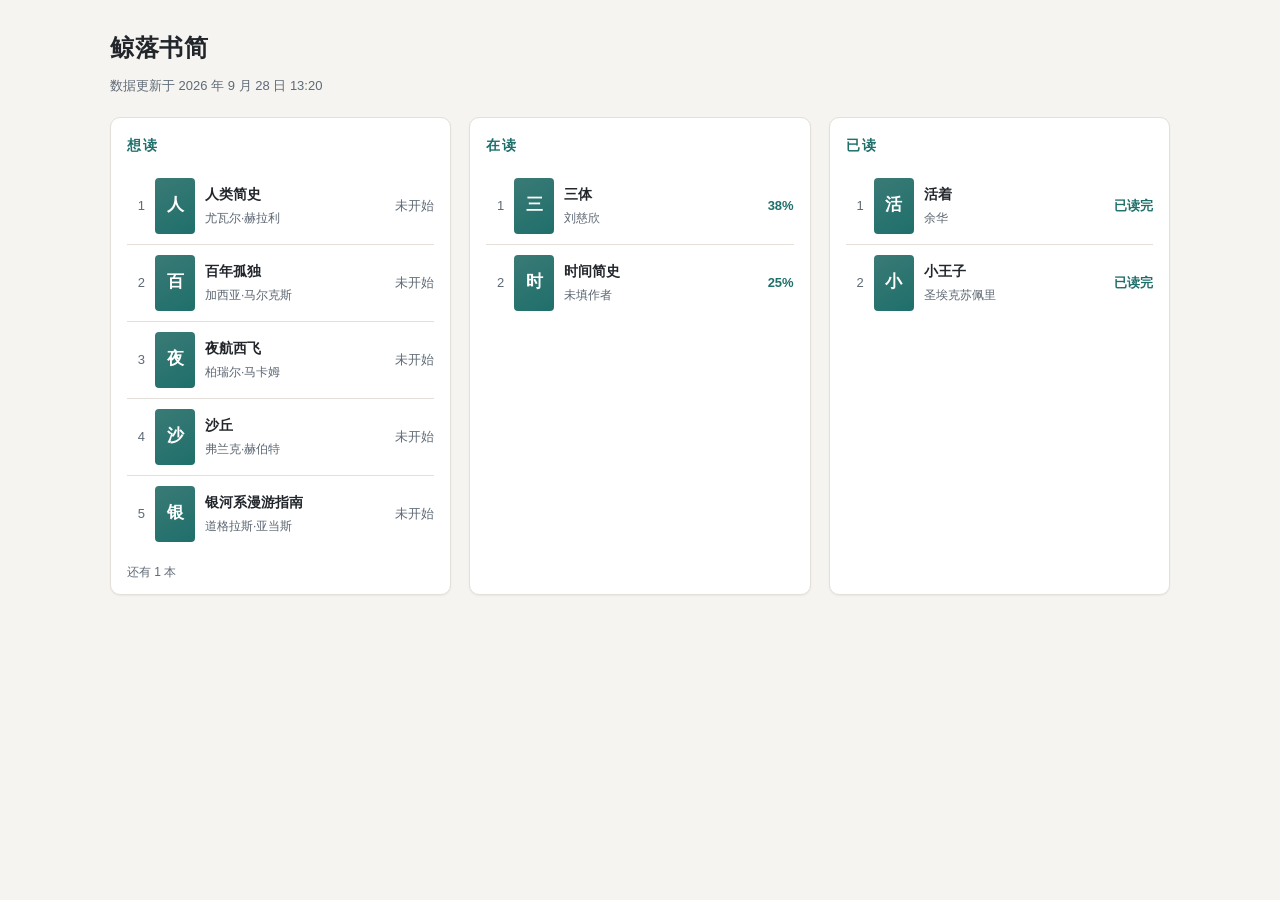
<file: home.html>
<!DOCTYPE html>
<html lang="zh-CN">
<head>
  <meta charset="UTF-8">
  <meta name="viewport" content="width=device-width, initial-scale=1">
  <title>鲸落书简 · 我的书架</title>

  <!--
    这份页面是「主视图」：按阅读状态分成三栏，用来看清手上的书都到什么程度了。
    依据 docs/day8-prompt.md（生成提示词）与 docs/PRD.md 4.2（书籍字段）。

    三种状态各有什么，写在 home.js 里，这里只负责结构。
    本文件不引用任何外部资源（无 CDN 字体 / 图标 / 图片 / 框架）。
  -->
  <link rel="stylesheet" href="home.css">
</head>
<body>

  <header class="page-head">
    <h1 class="page-title">鲸落书简</h1>
    <p class="page-updated" id="updated-at"></p>
  </header>

  <main class="page-body">

    <!-- 状态一 · 加载中：数据还没到 -->
    <section class="state" id="state-loading">
      <p class="state-line" id="loading-text">正在读取你的书架…</p>
    </section>

    <!-- 状态二 · 成功：三栏并列 -->
    <section class="columns" id="state-success" hidden>

      <div class="column">
        <h2 class="column-title">想读</h2>
        <ol class="book-list" id="list-want"></ol>
        <p class="column-more" id="more-want" hidden></p>
        <p class="column-none" id="none-want" hidden>还没有想读的书</p>
      </div>

      <div class="column">
        <h2 class="column-title">在读</h2>
        <ol class="book-list" id="list-reading"></ol>
        <p class="column-more" id="more-reading" hidden></p>
        <p class="column-none" id="none-reading" hidden>还没有在读的书</p>
      </div>

      <div class="column">
        <h2 class="column-title">已读</h2>
        <ol class="book-list" id="list-finished"></ol>
        <p class="column-more" id="more-finished" hidden></p>
        <p class="column-none" id="none-finished" hidden>还没有读完的书</p>
      </div>

    </section>

    <!-- 状态三 · 空：一本书都没有 -->
    <section class="state" id="state-empty" hidden>
      <p class="state-title">书架还是空的</p>
      <p class="state-line">先把想读的书放进来，这里就会热闹起来。</p>
    </section>

    <!-- 状态四 · 错误：取数据失败 -->
    <section class="state" id="state-error" hidden>
      <p class="state-title">没能读到你的书架</p>
      <p class="state-line" id="error-text"></p>
      <button class="btn" id="btn-retry" type="button">重试</button>
    </section>

  </main>

  <!-- 普通 script，不用 ES Module（本页要能双击直接打开） -->
  <script src="home.js"></script>

</body>
</html>
</file>
<file: styles.css>
/* ============================================================================
 * styles.css —— 鲸落书简 全部样式
 *
 * 依据 docs/TECH_DESIGN.md 2.6：本项目只有四个文件，样式全在这里，不引外部资源。
 * 约束（TECH_DESIGN 2.10）：不用 CSS 框架、不用 CDN 字体、不用图标库
 * —— 所以图标一律用文字符号（如 ← ），字体只用系统自带。
 * ========================================================================== */

:root {
  --paper:      #f6f4f1;   /* 页面底色，偏暖的纸感 */
  --card:       #ffffff;
  --ink:        #22262b;   /* 主文字 */
  --ink-soft:   #5c6672;   /* 次要文字 */
  --ink-faint:  #5f6a76;   /* 更弱的说明文字（加深后 ≥4.5:1，原先 #8b95a1 只有 2.77） */
  --line:       #e4dfd8;   /* 分隔线 */
  --accent:     #1f6f6b;   /* 主色：墨绿 */
  --accent-dk:  #175450;
  --accent-bg:  #e8f2f1;
  --danger:     #b3261e;
  --danger-bg:  #fdecea;
  --success:    #1d6b34;
  --success-bg: #e9f6ee;
  --radius:     10px;
  --shadow:     0 1px 2px rgba(34, 38, 43, .06);
}

* { box-sizing: border-box; }

/* 视图切换靠 hidden 属性；必须加这条，否则 display:flex 会把它盖掉 */
[hidden] { display: none !important; }

/*
 * 说明：HTML 里两个 <section> 都带 class="view"，但这里故意**不给它写样式**。
 * 它是给 app.js 用的钩子（切换视图时统一 document.querySelectorAll('.view')
 * 然后设 hidden），不是给 CSS 用的。看到它没有样式规则，不是漏写。
 */

body {
  margin: 0;
  padding: 28px 20px 64px;
  background: var(--paper);
  color: var(--ink);
  font: 15px/1.7 -apple-system, BlinkMacSystemFont, "Segoe UI",
        "Microsoft YaHei", "PingFang SC", "Hiragino Sans GB", sans-serif;
}

.wrap { max-width: 900px; margin: 0 auto; }

h1 { font-size: 24px; margin: 0; letter-spacing: .5px; }
h2 { font-size: 21px; margin: 0 0 6px; }
h3 { font-size: 15px; margin: 0; }

.muted { color: var(--ink-soft); margin: 0; }
.sub { font-size: 13px; margin-top: 2px; }

/* ---------------------------------------------------------------- 顶栏 */

.topbar {
  display: flex; align-items: center; justify-content: space-between;
  gap: 14px; flex-wrap: wrap; margin-bottom: 18px;
}
.topbar-actions { display: flex; gap: 8px; }

/* ---------------------------------------------------------------- 按钮 */

.btn {
  font: inherit; font-size: 14px; cursor: pointer;
  padding: 7px 14px; border-radius: 8px;
  border: 1px solid var(--line); background: var(--card); color: var(--ink);
  transition: background .12s, border-color .12s;
}
.btn:hover { background: #f1efec; }

.btn-primary {
  background: var(--accent); border-color: var(--accent); color: #fff;
}
.btn-primary:hover { background: var(--accent-dk); border-color: var(--accent-dk); }

.btn-ghost { border-color: transparent; background: transparent; color: var(--ink-soft); }
.btn-ghost:hover { background: #ece9e5; color: var(--ink); }

.btn-danger { color: var(--danger); border-color: #eccac6; background: #fff; }
.btn-danger:hover { background: var(--danger-bg); }

/* 「已保存」的瞬时反馈（Day 14 用户测试）：
   原来点「保存进度」只有下面的百分比/进度条在变，按钮本身毫无反应，
   第一次用的人盯着按钮看，以为没保存上。这里让按钮自己回一句，1.5 秒后由 JS 恢复。 */
.btn.is-saved {
  background: var(--success); border-color: var(--success); color: #fff;
}

/* 键盘焦点可见（Tab 键导航时）：与 home.css 的重试按钮同一套规则 */
.btn:focus-visible,
.filter:focus-visible {
  outline: 2px solid var(--accent);
  outline-offset: 2px;
}

.btn-row { display: flex; gap: 8px; }

/* 小号按钮：用在笔记条目里 */
.btn-sm { padding: 3px 10px; font-size: 13px; border-radius: 6px; }

/* ---------------------------------------------------------------- 筛选项 */

.filters { display: flex; gap: 6px; margin-bottom: 18px; flex-wrap: wrap; }
.filter {
  font: inherit; font-size: 14px; cursor: pointer;
  padding: 5px 14px; border-radius: 999px;
  border: 1px solid var(--line); background: var(--card); color: var(--ink-soft);
}
.filter:hover { background: #f1efec; }
.filter.is-active {
  background: var(--accent-bg); border-color: var(--accent); color: var(--accent-dk);
  font-weight: 600;
}

/* ---------------------------------------------------------------- 书单卡片列表 */

.book-list {
  display: grid; gap: 12px;
  grid-template-columns: repeat(auto-fill, minmax(280px, 1fr));
}

.book-card {
  display: flex; gap: 14px; align-items: flex-start;
  padding: 14px; cursor: pointer;
  background: var(--card); border: 1px solid var(--line);
  border-radius: var(--radius); box-shadow: var(--shadow);
  transition: border-color .12s, transform .12s;
}
.book-card:hover { border-color: #cfc8bf; transform: translateY(-1px); }

.book-card-body { min-width: 0; flex: 1; }

.book-title {
  font-size: 16px; font-weight: 600; margin: 0 0 2px;
  overflow-wrap: anywhere;
}
.book-author { font-size: 13px; color: var(--ink-soft); margin: 0 0 8px; }

/* ---------------------------------------------------------------- 封面与首字占位 */

.cover {
  flex: none; overflow: hidden;
  width: 72px; height: 100px; border-radius: 6px;
  display: flex; align-items: center; justify-content: center;
  font-size: 30px; font-weight: 600; color: #fff;
  background: linear-gradient(145deg, #3a7a76, #1f6f6b);   /* 浅端加深过：白字对比 3.76 → 4.97 */
  user-select: none;
}
.cover img { width: 100%; height: 100%; object-fit: cover; display: block; }

.cover-lg { width: 132px; height: 186px; font-size: 54px; border-radius: 8px; }

/* ------------------------------------------------------------ 悬停三件套（Day 11 Step 4） */

/* 封面 3D 翻转：外层给透视，内层负责转，背面预先反转到后面藏着 */
.flip-wrap { flex: none; perspective: 560px; }
.flip-inner {
  position: relative; width: 100%; height: 100%;
  transform-style: preserve-3d;
  transition: transform .45s cubic-bezier(.2, .7, .3, 1);
}
.flip-wrap .cover { backface-visibility: hidden; }

/* 触屏上 :hover 会「粘住」，所以只在真有鼠标的设备上启用悬停翻转 */
@media (hover: hover) {
  .flip-wrap:hover .flip-inner { transform: rotateY(180deg); }
}
.flip-wrap.is-flipped .flip-inner { transform: rotateY(180deg); }

@media (prefers-reduced-motion: reduce) {
  .flip-inner { transition: none; }
}

.cover-back {
  position: absolute; inset: 0;
  border-radius: 6px;                     /* 实际值由 JS 按原封面同步 */
  transform: rotateY(180deg); backface-visibility: hidden;
  display: flex; flex-direction: column; align-items: center; justify-content: center;
  gap: 3px; padding: 5px; overflow: hidden;
  background: #04342C;
}
.cover-back-label { font-size: 10px; line-height: 1; color: #9FE1CB; margin-bottom: 2px; }
.cover-back-chip {
  font-size: 10px; line-height: 1.25; color: #E1F5EE;
  background: rgba(225, 245, 238, .14);
  border-radius: 4px; padding: 1px 4px;
  max-width: 100%; word-break: break-all; text-align: center;
}
.cover-back-chip.is-none { color: #7FB3A4; background: none; }

/* 兜底：万一某处封面比 60px 还窄，放不下标题就只留关键词、字号再收一点 */
.flip-wrap.is-tiny .cover-back-label { display: none; }
.flip-wrap.is-tiny .cover-back-chip { font-size: 9px; padding: 1px 3px; }

/* 论坛帖子卡片：背面只放最热的那 1 条关键词，空间够，字号放大到看得清 */
.flip-wrap.is-single .cover-back-chip { font-size: 12px; padding: 3px 6px; }

/* 悬停资料浮层：固定定位挂在 body 上，不会被卡片的 overflow 切掉半截 */
.hover-tip {
  position: fixed; z-index: 45;          /* 高于导航栏(40)，低于弹窗(50) */
  min-width: 160px; max-width: 320px;    /* 简介从 20 来字扩到近百字，宽一点少折行 */
  padding: 10px 12px;
  background: var(--card); border: 1px solid var(--line);
  border-radius: 10px;
  box-shadow: 0 6px 20px rgba(30, 26, 22, .12);
}
.hover-tip-head { margin: 0 0 4px; font-size: 11px; color: var(--ink-soft); }
.hover-tip-body { margin: 0; font-size: 13px; line-height: 1.6; color: var(--ink); }
.hover-tip-works { margin: 6px 0 0; font-size: 12px; color: var(--ink-soft); }
.hover-tip-highlight { margin: 6px 0 0; font-size: 12px; color: var(--accent-dk); }
.hover-tip-none { margin: 0; font-size: 12px; color: var(--ink-soft); }

/* ---------------------------------------------------------------- 状态标签 */

.badge {
  display: inline-block; font-size: 12px; line-height: 1.6;
  padding: 1px 9px; border-radius: 999px; border: 1px solid;
}
.badge-want     { color: #7a6a4f; background: #f6f0e4; border-color: #e6dcc8; }
.badge-reading  { color: var(--accent-dk); background: var(--accent-bg); border-color: #cfe3e1; }
.badge-finished { color: #2f6b3a; background: #e9f4ea; border-color: #cfe4d2; }

/* ---------------------------------------------------------------- 进度条 */

.progress-line { font-size: 13px; color: var(--ink-soft); margin: 8px 0 0; }

.bar { height: 5px; border-radius: 999px; background: #eae6e1; margin-top: 6px; overflow: hidden; }
.bar-fill { height: 100%; background: var(--accent); border-radius: 999px; }

/* ---------------------------------------------------------------- 空状态 */

.empty {
  padding: 54px 24px; text-align: center;
  background: var(--card); border: 1px dashed #d9d3cb; border-radius: var(--radius);
}

/* ---------------------------------------------------------------- 加载态（Day 13）
   本机读数据是瞬时完成的，根本来不及「加载」。这里用一段约 300ms 的占位
   把「加载中」演出来，好在页面上真的看见这一态。
   接上后端后：换掉 app.js 里 showSkeleton 的调用即可，其余样式照用。 */
.skeleton-card {
  display: flex; gap: 14px; align-items: flex-start;
  padding: 14px;
  background: var(--card); border: 1px solid var(--line);
  border-radius: var(--radius); box-shadow: var(--shadow);
}
.skeleton-block {
  background: linear-gradient(90deg, #ece8e2 25%, #f7f5f2 50%, #ece8e2 75%);
  background-size: 200% 100%;
  border-radius: 6px;
  animation: skeleton-sweep 1.2s ease-in-out infinite;
}
.skeleton-cover { width: 72px; height: 100px; flex: none; }
.skeleton-body { flex: 1; min-width: 0; padding-top: 8px; }
.skeleton-line { height: 14px; margin-bottom: 10px; }
.skeleton-line.is-wide { width: 62%; }
.skeleton-line.is-narrow { width: 38%; }
/* 说明小字：在网格容器里横跨整行，在普通容器里也占满一行 */
.skeleton-note {
  grid-column: 1 / -1; flex: 1 0 100%;
  margin: 0; padding: 4px 0;
  color: var(--ink-faint); font-size: 13px;
}
@keyframes skeleton-sweep {
  0% { background-position: 200% 0; }
  100% { background-position: -200% 0; }
}
@media (prefers-reduced-motion: reduce) {
  .skeleton-block { animation: none; }
}
.empty-title { font-size: 17px; font-weight: 600; margin: 0 0 4px; }
.empty .btn { margin-top: 16px; }

/* ---------------------------------------------------------------- 出错提示条 */

.app-error {
  max-width: 900px; margin: 0 auto 16px;
  padding: 11px 16px; border-radius: var(--radius);
  background: var(--danger-bg); border: 1px solid #eccac6; color: #8c1d18;
  font-size: 14px;
}

/* 成功提示条（注册/登录成功等正向反馈） */
.app-success {
  max-width: 900px; margin: 0 auto 16px;
  padding: 11px 16px; border-radius: var(--radius);
  background: var(--success-bg); border: 1px solid #b8dcc4; color: var(--success);
  font-size: 14px;
}

/* ---------------------------------------------------------------- 卡片盒子（详情页用）*/

.box {
  background: var(--card); border: 1px solid var(--line);
  border-radius: var(--radius); box-shadow: var(--shadow);
  padding: 18px; margin-top: 16px;
}
.box-head {
  display: flex; align-items: center; justify-content: space-between;
  gap: 12px; flex-wrap: wrap; margin-bottom: 12px;
}
.box-title { font-weight: 600; }

/* ---------------------------------------------------------------- 详情页头部 */

.detail-head { display: flex; gap: 20px; align-items: flex-start; flex-wrap: wrap; }
.detail-meta { min-width: 0; flex: 1; }
.detail-meta h2 { overflow-wrap: anywhere; }

.status-switch { display: flex; gap: 6px; margin-top: 12px; flex-wrap: wrap; }
.status-switch .btn.is-active {
  background: var(--accent-bg); border-color: var(--accent);
  color: var(--accent-dk); font-weight: 600;
}

/* ---------------------------------------------------------------- 进度录入 */

.progress-view { font-size: 15px; margin: 10px 0 14px; }
.progress-view strong { font-size: 21px; }
.progress-form { display: flex; align-items: center; gap: 10px; flex-wrap: wrap; }
.progress-form .bar { width: 100%; margin-top: 2px; }

.field-inline { display: inline-flex; align-items: center; gap: 6px; font-size: 14px; color: var(--ink-soft); }

input[type="text"], input[type="number"], textarea {
  font: inherit; font-size: 14px; color: var(--ink);
  padding: 6px 9px; border: 1px solid var(--line); border-radius: 7px;
  background: #fff;
}
input[type="number"] { width: 84px; }
input:focus, textarea:focus { outline: 2px solid #cfe3e1; outline-offset: 0; border-color: var(--accent); }
textarea { width: 100%; resize: vertical; }

/* ---------------------------------------------------------------- 笔记 */

.note-editor { margin-bottom: 16px; padding-bottom: 16px; border-bottom: 1px solid var(--line); }
.note-editor-foot {
  display: flex; align-items: center; justify-content: space-between;
  gap: 12px; margin-top: 10px; flex-wrap: wrap;
}

.note-list { list-style: none; margin: 0; padding: 0; }
.note-item { padding: 13px 0; border-top: 1px solid var(--line); }
.note-item:first-child { border-top: none; }
.note-body { margin: 0 0 8px; white-space: pre-wrap; overflow-wrap: anywhere; }
.note-foot { display: flex; align-items: center; justify-content: space-between; gap: 12px; flex-wrap: wrap; }
.note-meta { font-size: 12px; color: var(--ink-faint); }

/* ---------------------------------------------------------------- 弹窗 */

.modal {
  position: fixed; inset: 0; z-index: 50;
  display: flex; align-items: center; justify-content: center;
  padding: 20px; background: rgba(34, 38, 43, .45);
}
.modal-card {
  width: 100%; max-width: 420px; max-height: 88vh; overflow: auto;
  background: var(--card); border-radius: 12px; padding: 22px;
  box-shadow: 0 10px 34px rgba(34, 38, 43, .22);
}
.modal-card h2 { margin-bottom: 16px; }

.field { display: block; margin-bottom: 14px; font-size: 14px; color: var(--ink-soft); }
.field input { display: block; width: 100%; margin-top: 6px; }
.field textarea { display: block; width: 100%; margin-top: 6px; }
.req { color: var(--danger); }

.form-error {
  margin: 0 0 14px; padding: 9px 12px; font-size: 13px;
  background: var(--danger-bg); border: 1px solid #eccac6;
  border-radius: 7px; color: #8c1d18;
}

.modal-foot { display: flex; justify-content: flex-end; gap: 8px; margin-top: 20px; }

/* ---------------------------------------------------------------- 窄屏 */

@media (max-width: 560px) {
  body { padding: 18px 14px 48px; }
  .book-list { grid-template-columns: 1fr; }
  .cover-lg { width: 96px; height: 136px; font-size: 40px; }
  h1 { font-size: 20px; }
}

/* home.css 的窄屏断点与这里保持一致（同为 560px），两个页面行为统一 */

/* ============================================================================
 * Day 11 新增：社区导航栏 + 论坛 / 私信 / 登录 / 我的（COMMUNITY_DESIGN.md）
 * ========================================================================== */

/* ---------------------------------------------------------------- 全局导航栏 */

.site-nav {
  position: sticky; top: 0; z-index: 40;
  background: var(--card);
  border-bottom: 1px solid var(--line);
  margin-bottom: 20px;
}
.site-nav-inner {
  max-width: 900px; margin: 0 auto;
  display: flex; align-items: center; gap: 18px;
  padding: 10px 20px; flex-wrap: wrap;
}
.site-brand {
  display: inline-flex; align-items: center; gap: 8px;
  text-decoration: none; color: var(--ink); font-weight: 600;
}
.site-brand-mark {
  width: 30px; height: 30px; border-radius: 8px;
  background: linear-gradient(145deg, #3a7a76, #1f6f6b);
  color: #fff; display: inline-flex; align-items: center; justify-content: center;
  font-size: 16px;
}
.site-brand-text { font-size: 16px; letter-spacing: .5px; }

.site-nav-links { display: flex; gap: 4px; flex: 1; }
.site-nav-link {
  font: inherit; font-size: 14px; cursor: pointer;
  padding: 6px 14px; border-radius: 8px;
  border: none; background: transparent; color: var(--ink-soft);
}
.site-nav-link:hover { background: #f1efec; color: var(--ink); }
.site-nav-link.is-active { background: var(--accent-bg); color: var(--accent-dk); font-weight: 600; }

/* 导航栏「私信」上的未读数字。没登录 / 没有未读时整颗隐藏 */
.nav-badge {
  display: inline-block; min-width: 16px; height: 16px; padding: 0 4px;
  margin-left: 4px; border-radius: 8px;
  background: var(--danger); color: #fff;
  font-size: 10px; font-weight: 600; line-height: 16px; text-align: center;
  vertical-align: 1px;
}
.nav-badge[hidden] { display: none; }

.site-nav-auth { display: flex; align-items: center; gap: 8px; }
/* nav-user 现在是 <button>，要重置按钮默认样式并加上可点击手感 */
.nav-user {
  display: flex; align-items: center; gap: 8px;
  font: inherit; cursor: pointer;
  padding: 4px 10px; border-radius: 8px;
  border: none; background: transparent;
}
.nav-user:hover { background: #f1efec; }
.nav-user-name { font-size: 14px; color: var(--ink-soft); }

/* ---------------------------------------------------------------- 头像 */

.avatar {
  display: inline-flex; align-items: center; justify-content: center;
  width: 36px; height: 36px; border-radius: 50%;
  background: var(--accent-bg); color: var(--accent-dk);
  font-weight: 600; font-size: 15px; flex: none;
}
.avatar-sm { width: 28px; height: 28px; font-size: 13px; }
.avatar-lg { width: 56px; height: 56px; font-size: 24px; }
.avatar img { width: 100%; height: 100%; object-fit: cover; border-radius: 50%; display: block; }

/* 头像选择器（注册页） */
.avatar-picker { margin: -6px 0 16px; }
.avatar-picker-row { display: flex; align-items: center; gap: 14px; margin-bottom: 10px; }
.avatar-picker-colors { display: flex; gap: 8px; flex-wrap: wrap; }
.avatar-swatch {
  width: 30px; height: 30px; border-radius: 50%; cursor: pointer;
  border: 2px solid transparent; padding: 0;
  transition: transform .1s, border-color .1s;
}
.avatar-swatch:hover { transform: scale(1.1); }
.avatar-swatch.is-active { border-color: var(--ink); }
.avatar-picker .btn { margin-right: 8px; }

/* ---------------------------------------------------------------- 热门排行 */

.hot-box { margin-top: 0; }
.hot-tabs { display: flex; gap: 6px; }
.hot-list { list-style: none; margin: 0; padding: 0; }
.hot-item {
  display: flex; align-items: center; gap: 14px;
  padding: 12px 0; border-top: 1px solid var(--line);
}
.hot-item:first-child { border-top: none; }
.hot-rank {
  width: 24px; text-align: center; font-size: 15px; font-weight: 600;
  color: var(--ink-soft); flex: none;
}
.hot-rank-top { color: var(--accent); }
/* Day 11 起与首页书卡统一成 72×100：原来的 44×60 放不下翻转关键词，字会挤成一团 */
.cover-sm { width: 72px; height: 100px; font-size: 30px; border-radius: 6px; }
.hot-body { min-width: 0; flex: 1; }
.hot-title { margin: 0; font-weight: 600; font-size: 15px; }
/* 作者名从「作者 · N 次讨论」里拆出来单独成元素，才有地方挂悬停资料 */
.hot-author { color: inherit; }
.hot-item:hover .hot-author { text-decoration: underline; }
.hot-go { flex: none; font-size: 13px; color: var(--accent); white-space: nowrap; }
.hot-item { cursor: pointer; }
.hot-item:hover .hot-go { text-decoration: underline; }

/* ---------------------------------------------------------------- 帖子流 */

.post-list { display: grid; gap: 12px; }
.post-card {
  display: flex; gap: 14px; align-items: flex-start;
  padding: 14px; cursor: pointer;
  background: var(--card); border: 1px solid var(--line);
  border-radius: var(--radius); box-shadow: var(--shadow);
  transition: border-color .12s, transform .12s;
}
.post-card:hover { border-color: #cfc8bf; transform: translateY(-1px); }
.post-card-body { min-width: 0; flex: 1; }
.post-title { margin: 0 0 2px; font-size: 16px; font-weight: 600; }
.post-meta { margin: 0 0 8px; font-size: 13px; color: var(--ink-soft); }
.post-excerpt {
  margin: 0 0 8px; font-size: 14px; color: var(--ink-soft);
  display: -webkit-box; -webkit-line-clamp: 2; -webkit-box-orient: vertical; overflow: hidden;
}
.post-foot { font-size: 13px; }

/* --------------------------------------------- 收藏按钮（Day 11 新增） */

/* 书名与收藏按钮同一行；窄屏挤不下时按钮换行，不撑破卡片 */
.post-title-row { display: flex; align-items: center; gap: 8px; flex-wrap: wrap; margin-bottom: 2px; }
/* 热门榜的书名行：同款布局，榜单更紧凑 */
.hot-title-row { display: flex; align-items: center; gap: 8px; flex-wrap: wrap; margin-bottom: 2px; }
.post-title-row .post-title { margin: 0; }

.fav-btn {
  display: inline-flex; align-items: center; gap: 5px; flex: none;
  padding: 3px 10px 3px 8px;
  font: inherit; font-size: 12px; line-height: 1.5;
  color: var(--ink-soft);
  background: var(--card);
  border: 1px solid var(--line);
  border-radius: 999px;
  cursor: pointer;
  transition: color .15s, border-color .15s, background-color .15s, transform .15s;
}
.fav-btn:hover:not(:disabled) {
  color: var(--ink); border-color: #cfc8bf; background: var(--paper);
  transform: translateY(-1px);
}
.fav-btn:focus-visible { outline: 2px solid var(--accent); outline-offset: 2px; }
.fav-btn:disabled { cursor: progress; opacity: .7; }

.fav-icon { width: 15px; height: 15px; flex: none; overflow: visible; }
.fav-star, .fav-orbit, .fav-dot { transform-box: fill-box; transform-origin: center; }
.fav-orbit { fill: none; stroke: currentColor; stroke-width: 1; stroke-dasharray: 2.6 3.2; opacity: .4; }
.fav-star  { fill: none; stroke: currentColor; stroke-width: 1.4; stroke-linejoin: round; }
.fav-dot   { fill: currentColor; opacity: 0; }

/* 悬停：星微微放大 —— 反馈落在鼠标所在的地方 */
.fav-btn:hover:not(:disabled) .fav-star { transform: scale(1.12); }

/* 处理中：轨道转起来、文字变「收藏中…」、按钮禁用（防重复点击） */
.fav-btn.is-busy .fav-orbit { animation: fav-spin .9s linear infinite; opacity: .7; }

/* 已收藏：星填金、轨道变实线并亮起轨道点 */
.fav-btn.is-on { color: #8a5a12; border-color: #e6c07a; background: #fdf6e8; }
.fav-btn.is-on .fav-star  { fill: #ef9f27; stroke: #9a6412; }
.fav-btn.is-on .fav-orbit { stroke-dasharray: none; opacity: .85; }
.fav-btn.is-on .fav-dot   { opacity: 1; }

/* 只在「刚收藏成功」那一次播弹一下；刷新列表不会再播（那会是假反馈） */
.fav-btn.is-just-on .fav-star { animation: fav-pop .34s ease-out; }

/* 已在书架但状态不是「想读」：虚线边、光标变问号，看着就不像能改的样子 */
.fav-btn.is-locked { border-style: dashed; cursor: help; }

@keyframes fav-spin { to { transform: rotate(360deg); } }
@keyframes fav-pop {
  0%   { transform: scale(.72); }
  62%  { transform: scale(1.2); }
  100% { transform: scale(1); }
}

@media (prefers-reduced-motion: reduce) {
  .fav-btn, .fav-star, .fav-orbit, .fav-dot { transition: none; animation: none; }
}

/* ---------------------------------------------------------------- 评论 */

.comment-list { list-style: none; margin: 0; padding: 0; }
.comment-item { padding: 13px 0; border-top: 1px solid var(--line); }
.comment-item:first-child { border-top: none; }
.comment-head { display: flex; align-items: baseline; gap: 10px; margin-bottom: 4px; }
.comment-name { font-weight: 600; font-size: 14px; }
.comment-body { margin: 0; white-space: pre-wrap; overflow-wrap: anywhere; }
.comment-editor { display: flex; gap: 8px; margin-top: 16px; align-items: flex-end; }
.comment-editor textarea { flex: 1; }

/* 评论点赞心心：白色描边心 + 数字，放在评论头部右端 */
.like-btn {
  display: inline-flex; align-items: center; gap: 4px; flex: none;
  align-self: center;          /* 头部其他元素按基线对齐，心心这一颗单独居中 */
  margin-left: auto;           /* 推到这一行的右端（不另起一行） */
  padding: 2px 7px 2px 6px;
  font: inherit; font-size: 12px; line-height: 1.6;
  color: var(--ink-soft);
  background: transparent;
  border: 1px solid transparent;
  border-radius: 999px;
  cursor: pointer;
  transition: color .15s, background-color .15s;
}
.like-btn:hover:not(:disabled) { color: var(--danger); background: var(--danger-bg); }
.like-btn:focus-visible { outline: 2px solid var(--accent); outline-offset: 2px; }
.like-btn:disabled { cursor: progress; }

.like-icon { width: 14px; height: 14px; flex: none; overflow: visible; }
.like-heart {
  fill: #ffffff; stroke: #7c8792; stroke-width: 1.5; stroke-linejoin: round;
  transform-box: fill-box; transform-origin: center;
  transition: fill .18s, stroke .18s;
}

/* 悬停：心微微放大 + 描边转红 —— 反馈落在鼠标所在的地方 */
.like-btn:hover:not(:disabled) .like-heart { transform: scale(1.12); stroke: var(--danger); }

/* 处理中：心轻轻脉动 + 按钮禁用（防重复点击），数字不动 */
.like-btn.is-busy { opacity: .6; }
.like-btn.is-busy .like-heart { animation: like-pulse .9s ease-in-out infinite; }

/* 已点赞：心填红、数字加重 */
.like-btn.is-liked { color: var(--danger); }
.like-btn.is-liked .like-heart { fill: #e0453c; stroke: var(--danger); }
.like-btn.is-liked .like-count { font-weight: 600; }

/* 只在「刚点赞成功」那一次播弹一下；刷新列表不会再播（那会是假反馈） */
.like-btn.is-just-liked .like-heart { animation: like-pop .36s ease-out; }

@keyframes like-pulse {
  0%, 100% { transform: scale(1); }
  50%      { transform: scale(.82); }
}
@keyframes like-pop {
  0%   { transform: scale(.6); }
  45%  { transform: scale(1.32); }
  70%  { transform: scale(.94); }
  100% { transform: scale(1); }
}

@media (prefers-reduced-motion: reduce) {
  .like-btn, .like-heart { transition: none; animation: none; }
}

/* ---------------------------------------------------------------- 私信 */

.conversation-list { display: flex; flex-direction: column; gap: 4px; }
.conversation-item {
  display: flex; align-items: center; gap: 12px;
  padding: 12px; cursor: pointer; border-radius: 8px;
}
.conversation-item:hover { background: #f1efec; }
.conversation-body { min-width: 0; flex: 1; }
.conversation-name { margin: 0; font-weight: 600; font-size: 15px; }
.conversation-body .muted { overflow: hidden; text-overflow: ellipsis; white-space: nowrap; }
/* 未读徽标：显示未读条数（不是纯红点，一眼看出有几条没读） */
.unread-dot {
  min-width: 18px; height: 18px; padding: 0 5px;
  border-radius: 9px; background: var(--danger); color: #fff;
  font-size: 11px; font-weight: 600; line-height: 18px; text-align: center;
  flex: none;
}
/* 点击处理中的那一行：不可再点，避免连点重复进同一个会话 */
.conversation-item.is-busy { opacity: .6; pointer-events: none; }

.chat-head { display: flex; align-items: center; gap: 12px; margin-bottom: 14px; }
.chat-log {
  display: flex; flex-direction: column; gap: 8px;
  max-height: 50vh; overflow: auto; padding: 4px 0;
}
.chat-msg {
  max-width: 72%; padding: 9px 13px; border-radius: 12px;
  font-size: 14px; white-space: pre-wrap; overflow-wrap: anywhere;
}
.chat-msg-peer { align-self: flex-start; background: #efebe6; }
.chat-msg-me { align-self: flex-end; background: var(--accent); color: #fff; }
.chat-input { display: flex; gap: 8px; margin-top: 14px; }
.chat-input input { flex: 1; }

/* ---------------------------------------------------------------- 登录 / 注册 */

.auth-card {
  max-width: 420px; margin: 40px auto 0;
  background: var(--card); border: 1px solid var(--line);
  border-radius: 12px; box-shadow: var(--shadow);
  padding: 24px;
}
.auth-card h2 { margin-bottom: 12px; }
.auth-tabs { display: flex; gap: 6px; margin-bottom: 18px; }
.auth-hint { margin-top: 14px; }

/* ---------------------------------------------------------------- 我的 */

.me-card { display: flex; flex-direction: column; align-items: center; gap: 10px; text-align: center; }
.me-card h2 { margin: 0; }
.me-card .btn { margin-top: 8px; }

/* 可点击的用户名（进个人主页） */
.user-link {
  color: var(--accent-dk); text-decoration: none; cursor: pointer;
}
.user-link:hover { text-decoration: underline; }

/* 可点击的头像（进个人主页） */
.avatar-link { cursor: pointer; }
.avatar-link:hover { box-shadow: 0 0 0 2px var(--accent-bg); }

/* 会话名 / 聊天标题可点进主页 */
.conversation-name.user-link { cursor: pointer; }
.chat-head .user-link { cursor: pointer; font-size: 16px; }

/* 简介编辑 */
.bio-wrap { width: 100%; }
.bio-text { margin: 0 0 4px; }
.bio-editor { width: 100%; text-align: left; }
.bio-editor textarea {
  width: 100%; box-sizing: border-box; padding: 10px 12px;
  border: 1px solid var(--line); border-radius: var(--radius);
  font: inherit; font-size: 14px; resize: vertical; background: var(--card);
}
.bio-editor-actions { display: flex; gap: 8px; justify-content: flex-end; margin-top: 8px; }

/* 书单（个人主页 / 我的） */
.shelves { display: flex; flex-direction: column; gap: 0; }
.shelf-row {
  display: flex; gap: 12px; align-items: baseline;
  padding: 10px 0; border-top: 1px solid var(--line);
}
.shelf-row:first-child { border-top: none; }
.shelf-label {
  flex: none; width: 64px; font-weight: 600; font-size: 14px; color: var(--ink);
}
.shelf-books { min-width: 0; flex: 1; font-size: 14px; color: var(--ink-soft); overflow-wrap: anywhere; }

/* 个人主页活动区里的评论来源 */
.comment-source {
  display: block; margin-top: 4px; font-size: 12px; color: var(--accent-dk);
}

/* ---------------------------------------------------------------- 窄屏（社区） */

@media (max-width: 560px) {
  .site-nav-inner { padding: 10px 14px; }
  .site-nav-links { order: 3; width: 100%; justify-content: space-around; }
  .site-nav-auth { margin-left: auto; }
}

/* ============================================================
   Day 17 · 接口数据（只读演示视图）
   表格用真库返回的数据，样式保持和站内卡片一致的暖纸感
   ============================================================ */

#view-api-demo .topbar {
  display: flex;
  align-items: flex-start;
  justify-content: space-between;
  gap: 12px;
  margin-bottom: 14px;
}

#api-demo-status { min-height: 1.7em; }
#api-demo-status.is-error { color: var(--danger); }  /* 错误行实测 5.95:1，达标 ≥4.5（--danger #b3261e 对 --paper #f6f4f1） */

.api-table {
  width: 100%;
  border-collapse: collapse;
  background: var(--card);
  border-radius: var(--radius);
  overflow: hidden;
  box-shadow: var(--shadow);
  font-size: 14px;
}

.api-table th,
.api-table td {
  border: 1px solid var(--line);
  padding: 9px 12px;
  text-align: left;
}

.api-table th {
  background: var(--success-bg);
  color: var(--ink);
  font-weight: 600;
  white-space: nowrap;
}

.api-table td { color: var(--ink-soft); }
.api-table td:first-child { color: var(--ink); font-weight: 500; }

@media (max-width: 560px) {
  .api-table th, .api-table td { padding: 7px 8px; font-size: 13px; }
}



/* ============================================================================
 * 星海鲸落主题（Day 20+ 视觉升级）
 * ----------------------------------------------------------------------------
 * 做法分三层，按顺序覆盖，不改动上面的原始规则：
 *   1) 重定义 :root 变量 —— 把「纸感浅色」翻成「星海深色」，全站自动跟随
 *   2) 定点补丁 —— 少数写死浅色 hex 的规则单独覆盖
 *   3) 新组件 —— 星海背景层 / 开场四幕 / 守护鲸面板 / 形态图鉴 / 数据卡 / 今日一句
 * 约束：零依赖、零图片（全 CSS + 内联 SVG）、双击 file:// 可用；
 *       尊重系统「减少动态效果」。
 * 对比度（WCAG 公式实算，正文阈 4.5:1）：
 *   主文字 15.77 / 次文字 10.24 / 弱文字 7.12 / 按钮深字 6.71（最差紫端）
 *   错误文字 10.43 / 成功文字 11.36 / 图鉴未解锁 5.93 / 已解锁 12.69 —— 全部达标
 * ========================================================================== */

:root {
  --paper:      #0a1134;                  /* 星海底色 */
  --card:       rgba(126, 140, 232, .09); /* 玻璃卡 */
  --ink:        #e9edff;                  /* 主文字：对 #0a1134 实测 15.77:1 */
  --ink-soft:   #b7c0e6;                  /* 次要文字：对底色 10.24:1、玻璃卡上 9.14:1 */
  --ink-faint:  #95a0c8;                  /* 弱文字：对底色 7.12:1、玻璃卡上 6.36:1 */
  --line:       rgba(152, 163, 255, .22);
  --accent:     #4fd8c9;                  /* 主色：青 */
  --accent-dk:  #9f8bff;                  /* 辅色：紫 */
  --accent-bg:  rgba(79, 216, 201, .15);
  --danger:     #ff9a8f;
  --danger-bg:  rgba(255, 122, 108, .14);
  --success:    #7ce8ae;
  --success-bg: rgba(110, 231, 168, .14);
  --radius:     12px;
  --shadow:     0 2px 16px rgba(2, 6, 24, .38);
  --star-1:     #4fd8c9;
  --star-2:     #55b8f5;
  --star-3:     #9f8bff;
  --gold:       #ffd166;                  /* 信笺的封蜡金 */
  --btn-ink:    #0d1030;                  /* 亮底按钮深字：对紫端 #9f8bff 6.71:1、对青端 #4fd8c9 10.58:1 */
}

body {
  background:
    radial-gradient(900px 500px at 12% 4%, rgba(124, 108, 240, .16), transparent 70%),
    radial-gradient(700px 420px at 88% 26%, rgba(80, 170, 235, .13), transparent 70%),
    linear-gradient(180deg, #0d1240 0%, #111c42 30%, #0a1330 62%, #05081c 100%);
  background-attachment: fixed;
  color: var(--ink);
}
.wrap { position: relative; z-index: 2; max-width: 960px; }

/* 标题渐变字 */
.topbar h1, h2 {
  background: linear-gradient(110deg, #eef2ff 10%, #8fd8ff 45%, #a08fff 80%);
  -webkit-background-clip: text; background-clip: text; color: transparent;
}

/* ---------------------------------------------------------------- 2 定点补丁 */
.btn { background: rgba(140, 150, 255, .06); border-color: var(--line); color: var(--ink); }
.btn:hover { background: rgba(140, 150, 255, .14); }
.btn-primary {
  background: linear-gradient(135deg, var(--star-1) 0%, var(--star-2) 50%, var(--star-3) 100%);
  border-color: transparent; color: var(--btn-ink); font-weight: 700;
  box-shadow: 0 0 16px rgba(140, 150, 255, .35);
}
.btn-primary:hover { box-shadow: 0 0 26px rgba(150, 160, 255, .55); transform: translateY(-1px); }
.btn-ghost { color: #b9c2f5; background: rgba(140, 150, 255, .06); }
.btn-ghost:hover { background: rgba(140, 150, 255, .15); color: var(--ink); }
.btn-danger { color: var(--danger); border-color: rgba(255, 154, 143, .38); background: rgba(255, 122, 108, .08); }
.filter { color: #a8b2dd; background: rgba(150, 160, 255, .06); border-color: rgba(150, 160, 255, .28); }
.filter:hover { background: rgba(150, 160, 255, .14); color: var(--ink); }
.filter.is-active {
  color: var(--btn-ink); font-weight: 700; border-color: transparent;
  background: linear-gradient(135deg, var(--star-1), var(--star-3));
  box-shadow: 0 0 14px rgba(140, 150, 255, .4);
}
.book-card, .post-card, .conversation-item, .auth-card, .me-card, .api-table {
  background: var(--card); border-color: var(--line); backdrop-filter: blur(6px);
}
.book-card:hover, .post-card:hover { border-color: rgba(170, 180, 255, .5); }
.book-cover { background: linear-gradient(145deg, #4a58c8, #2b3585); color: #eef2ff; }
.badge-want     { color: #ffe1a8; background: rgba(255, 209, 102, .14); border-color: rgba(255, 209, 102, .35); }
.badge-reading  { color: #b6f4ec; background: rgba(79, 216, 201, .16); border-color: rgba(79, 216, 201, .38); }
.bar { background: rgba(150, 160, 255, .18); }
.bar-fill { background: linear-gradient(90deg, var(--star-1), var(--star-3)); }
.skeleton, .skeleton-line { background: linear-gradient(90deg, rgba(150,160,255,.10) 25%, rgba(150,160,255,.20) 50%, rgba(150,160,255,.10) 75%); }
.app-error { background: var(--danger-bg); border-color: rgba(255, 154, 143, .4); color: #ffc9c2; }
.app-success { background: var(--success-bg); border-color: rgba(124, 232, 174, .4); color: #c2f5da; }
.field input, .field textarea, input, textarea, select { background: rgba(8, 14, 40, .6); color: var(--ink); border-color: var(--line); }
input:focus, textarea:focus { outline: 2px solid rgba(79, 216, 201, .45); border-color: var(--accent); }
input::placeholder, textarea::placeholder { color: var(--ink-faint); }
.site-nav { background: rgba(10, 14, 40, .72); backdrop-filter: blur(10px); border-bottom: 1px solid var(--line); }
.site-nav-link { color: #a8b2dd; }
.site-nav-link:hover { background: rgba(140, 150, 255, .12); color: var(--ink); }
.site-nav-link.is-active {
  color: var(--btn-ink); font-weight: 700; border-color: transparent;
  background: linear-gradient(135deg, var(--star-1), var(--star-2));
  box-shadow: 0 0 12px rgba(140, 150, 255, .4);
}
.site-brand-mark {
  background: linear-gradient(135deg, var(--star-1), var(--star-2) 50%, var(--star-3));
  color: var(--btn-ink); box-shadow: 0 0 14px rgba(140, 150, 255, .5);
}
.nav-user:hover { background: rgba(140, 150, 255, .12); }
.fav-btn.is-on { color: #ffe1a8; border-color: rgba(255, 209, 102, .45); background: rgba(255, 209, 102, .12); }
.fav-btn.is-on .fav-star { fill: var(--gold); stroke: #b58a2e; }
.chat-msg-peer { background: rgba(150, 160, 255, .12); }
.chat-msg-me { background: linear-gradient(135deg, var(--star-1), var(--star-2)); color: var(--btn-ink); }
.avatar { background: linear-gradient(145deg, #4a58c8, #2b3585); color: #eef2ff; }
.api-table th { background: rgba(150, 160, 255, .1); }
.api-table td, .api-table th { border-color: var(--line); }
.tabs, .auth-tabs { border-color: var(--line); }

/* ---------------------------------------------------------------- 3 新组件 */

/* 3.1 星海背景层（装饰，不参与交互） */
.starfield, .opening { position: fixed; inset: 0; overflow: hidden; pointer-events: none; }
.starfield { z-index: 0; }
.opening { z-index: 5; }

.nebula { position: absolute; border-radius: 50%; filter: blur(40px); }
.n1 { width: 520px; height: 380px; left: -8%; top: 6%;
  background: radial-gradient(ellipse, rgba(124,108,240,.18), rgba(124,108,240,0) 70%);
  animation: nebulaDrift 26s ease-in-out infinite; }
.n2 { width: 460px; height: 340px; right: -6%; top: 30%;
  background: radial-gradient(ellipse, rgba(80,170,235,.15), rgba(80,170,235,0) 70%);
  animation: nebulaDrift 32s ease-in-out infinite reverse; }
.n3 { width: 620px; height: 420px; left: 24%; bottom: -10%;
  background: radial-gradient(ellipse, rgba(150,120,255,.11), rgba(150,120,255,0) 70%);
  animation: nebulaDrift 38s ease-in-out infinite; animation-delay: -12s; }
@keyframes nebulaDrift { 0%,100% { transform: translate(0,0); } 50% { transform: translate(36px,-22px); } }

.ray { position: absolute; top: -10%; width: 130px; height: 75%;
  background: linear-gradient(180deg, rgba(165,185,255,.15), rgba(165,185,255,0) 80%);
  transform: skewX(-14deg); filter: blur(6px); animation: shimmer 7s ease-in-out infinite; }
.ray.r1 { left: 16%; } .ray.r2 { left: 44%; animation-delay: 2.2s; width: 190px; }
.ray.r3 { left: 74%; animation-delay: 4s; width: 100px; }
@keyframes shimmer { 0%,100% { opacity: .45; } 50% { opacity: .9; } }

.dot { position: absolute; border-radius: 50%; background: #cdd6ff; animation: twinkle 5s ease-in-out infinite; }
.dot.d1{width:3px;height:3px;left:8%;top:30%;} .dot.d2{width:2px;height:2px;left:22%;top:52%;animation-delay:1s;}
.dot.d3{width:3px;height:3px;left:33%;top:22%;animation-delay:2s;} .dot.d4{width:2px;height:2px;left:55%;top:44%;animation-delay:.6s;}
.dot.d5{width:3px;height:3px;left:66%;top:18%;animation-delay:1.6s;} .dot.d6{width:2px;height:2px;left:81%;top:36%;animation-delay:2.6s;}
.dot.d7{width:3px;height:3px;left:90%;top:56%;animation-delay:3.1s;} .dot.d8{width:2px;height:2px;left:13%;top:70%;animation-delay:2s;}
.dot.d9{width:2px;height:2px;left:40%;top:64%;animation-delay:.9s;background:#b9a8ff;}
.dot.d10{width:3px;height:3px;left:72%;top:66%;animation-delay:1.8s;background:#b9a8ff;}
.dot.d11{width:2px;height:2px;left:5%;top:46%;animation-delay:2.7s;}
.dot.d12{width:2px;height:2px;left:95%;top:24%;animation-delay:1.2s;background:#b9a8ff;}
.dot.d13{width:2px;height:2px;left:28%;top:38%;animation-delay:3.2s;}
.dot.d14{width:2px;height:2px;left:60%;top:70%;animation-delay:2.1s;background:#b9a8ff;}
@keyframes twinkle { 0%,100% { opacity: .15; } 50% { opacity: .85; } }

.bubble { position: absolute; border-radius: 50%; border: 1px solid rgba(150,165,255,.35);
  background: radial-gradient(circle at 32% 30%, rgba(255,255,255,.3), rgba(110,130,230,.08));
  animation: rise 10s linear infinite; }
.bubble.bb1{width:18px;height:18px;left:12%;bottom:-30px;animation-delay:0s;}
.bubble.bb2{width:10px;height:10px;left:18%;bottom:-30px;animation-delay:3.5s;}
.bubble.bb3{width:14px;height:14px;right:16%;bottom:-30px;animation-delay:1.8s;}
.bubble.bb4{width:8px;height:8px;right:24%;bottom:-30px;animation-delay:5.2s;}
.bubble.bb5{width:22px;height:22px;left:48%;bottom:-30px;animation-delay:7s;}
@keyframes rise { 0% { transform: translateY(0); opacity: 0; } 12% { opacity: .7; } 100% { transform: translateY(-108vh); opacity: 0; } }

/* 3.2 两侧小鲸群：7 条梯度编队，藏在内容层后 */
.mini { position: absolute; left: 100%; will-change: transform; }
.mini .bob { animation: miniBob 5.5s ease-in-out infinite; }
.mini svg { display: block; filter: drop-shadow(0 0 9px rgba(130,145,255,.42)); }
.mini.m1 { top: 14%; animation: miniL 58s linear -12s infinite; } .mini.m1 svg { opacity: .55; }
.mini.m2 { top: 44%; animation: miniL 64s linear -38s infinite; } .mini.m2 svg { opacity: .4; }
.mini.m3 { top: 70%; animation: miniL 48s linear -30s infinite; } .mini.m3 svg { opacity: .5; }
.mini.m4 { top: 86%; animation: miniL 38s linear -8s infinite; }  .mini.m4 svg { opacity: .45; }
.mini.m7 { top: 8%;  animation: miniL 34s linear -17s infinite; }  .mini.m7 svg { opacity: .4; }
.mini.m5 { top: 30%; left: -360px; animation: miniR 56s linear -20s infinite; }
.mini.m5 svg { transform: scaleX(-1); opacity: .5; }
.mini.m6 { top: 58%; left: -360px; animation: miniR 44s linear -4s infinite; }
.mini.m6 svg { transform: scaleX(-1); opacity: .45; }
@keyframes miniL { 0% { transform: translateX(0); } 100% { transform: translateX(calc(-100vw - 420px)); } }
@keyframes miniR { 0% { transform: translateX(0); } 100% { transform: translateX(calc(100vw + 360px)); } }
@keyframes miniBob { 0%,100% { transform: translateY(0) rotate(0deg); } 50% { transform: translateY(-12px) rotate(-2deg); } }

/* 3.3 上浮的信笺 */
.letter { position: absolute; animation: drift 16s ease-in-out infinite; opacity: .85; }
.letter.lt1 { left: 9%; bottom: 6%; }
.letter.lt2 { right: 11%; bottom: 10%; animation-delay: 5s; }
.letter.lt3 { right: 26%; bottom: 3%; animation-delay: 9s; }
@keyframes drift { 0%,100% { transform: translateY(0) rotate(-4deg); } 50% { transform: translateY(-30px) rotate(4deg); } }

/* 3.4 守护鲸面板 */
.guard { position: relative; overflow: hidden; margin: 0 0 18px; padding: 16px 22px;
  display: flex; align-items: center; gap: 18px; text-align: left;
  background: var(--card); border: 1px solid var(--line); border-radius: 18px; backdrop-filter: blur(6px); }
.g-deco { position: absolute; z-index: 1; pointer-events: none; }
.g-deco svg { display: block; }
.g-deco.d1 { right: 26%; top: 14%; opacity: .3; animation: gDrift 24s ease-in-out infinite; }
.g-deco.d2 { right: 6%; bottom: 8%; opacity: .22; animation: gDrift 32s ease-in-out infinite reverse; }
@keyframes gDrift { 0%,100% { transform: translate(0,0); } 50% { transform: translate(-30px, 12px); } }
.g-whale, .guard-info { position: relative; z-index: 2; }
.g-whale { flex: none; width: 400px; display: flex; flex-direction: column; align-items: center; gap: 8px; }
.g-canvas { position: relative; width: 400px; height: 112px; }
.g-canvas > * { position: absolute; top: 50%; }
.whale-line { left: 150px; transform: translate(-50%, -50%); display: none; }
.guard.sleep .whale-line { display: block; }
.whale-stage { left: 108px; display: block; transition: transform .7s cubic-bezier(.2,.7,.3,1), left .7s ease;
  transform: translate(-50%, -50%) scale(var(--s, 1)); transform-origin: 50% 50%; }
.guard.sleep .whale-stage { display: none; }
.guard.dual .whale-stage { left: 280px; }
.whale-stage2 { left: 280px; display: none; transition: transform .7s cubic-bezier(.2,.7,.3,1);
  transform: translate(-50%, -50%) scale(var(--s2, .72)); transform-origin: 50% 50%; }
.guard.dual .whale-stage2 { display: block; animation: whaleWake 1.1s ease-out both; }
@keyframes whaleWake {
  0% { opacity: 0; transform: translate(-50%, -50%) scale(.4); filter: blur(5px); }
  100% { opacity: 1; filter: blur(0); }
}
.stage-badge { display: inline-block; margin: 0 0 4px; padding: 4px 14px; border-radius: 999px;
  font-size: 12.5px; font-weight: 700; color: var(--btn-ink);
  background: linear-gradient(135deg, var(--star-1), var(--star-3));
  box-shadow: 0 0 14px rgba(140,150,255,.55); }
.guard-info h3 { font-size: 16px; color: var(--ink); margin-bottom: 5px; }
.guard-info p { font-size: 13.5px; color: var(--ink-soft); margin-bottom: 5px; }
.stage-count { font-size: 12.5px; color: var(--ink-faint); }

/* 鲸的游姿（面板内） */
.stage-svg .a-body { transform-box: fill-box; transform-origin: center; animation: aSwim 4s ease-in-out infinite; }
@keyframes aSwim { 0%,100% { transform: rotate(0deg) translateY(0); } 50% { transform: rotate(-2deg) translateY(-6px); } }
.stage-svg .a-tail { transform-box: fill-box; transform-origin: 0% 50%; animation: aTail 4s ease-in-out infinite; animation-delay: -.4s; }
@keyframes aTail { 0%,100% { transform: rotate(-8deg); } 50% { transform: rotate(9deg); } }
.a-star, .f-star, .w-star { animation: twinkle 3.2s ease-in-out infinite; }

/* 装备：默认隐藏，按形态显现 */
.gear, .gear2 { opacity: 0; transition: opacity .7s ease; }
.whale-stage.g-trail #g-trail, .whale-stage.g-armor #g-armor, .whale-stage.g-core #g-core,
.whale-stage.g-sats #g-sats, .whale-stage.g-flame #g-flame, .whale-stage.g-halo #g-halo { opacity: 1; }
.whale-stage2.g2-trail #g2-trail, .whale-stage2.g2-armor #g2-armor, .whale-stage2.g2-core #g2-core,
.whale-stage2.g2-sats #g2-sats, .whale-stage2.g2-flame #g2-flame, .whale-stage2.g2-halo #g2-halo,
.whale-stage2.g2-warp #g2-warp, .whale-stage2.g2-matrix #g2-matrix, .whale-stage2.g2-wings #g2-wings { opacity: 1; }
.core-pulse { transform-box: fill-box; transform-origin: center; animation: corePulse 1.6s ease-in-out infinite; }
@keyframes corePulse { 0%,100% { transform: scale(1); opacity: .95; } 50% { transform: scale(1.55); opacity: .45; } }
.sat-orbit { transform-box: view-box; transform-origin: 230px 100px; animation: orbitSpin 9s linear infinite; }
.halo-ring { transform-box: fill-box; transform-origin: center; animation: orbitSpin 22s linear infinite; }
.flame { transform-box: fill-box; transform-origin: 0% 50%; animation: flameFlick .35s ease-in-out infinite alternate; }
@keyframes flameFlick { from { transform: scaleX(.8); } to { transform: scaleX(1.3); } }
@keyframes orbitSpin { to { transform: rotate(360deg); } }

/* 3.5 数据小卡 + 今日一句 */
.stats { display: grid; grid-template-columns: repeat(3, 1fr); gap: 16px; margin: 22px 0 0; }
.stat { padding: 16px 18px; display: flex; align-items: center; gap: 12px;
  background: var(--card); border: 1px solid var(--line); border-radius: 14px; }
.s-ic { flex: none; width: 38px; height: 38px; border-radius: 11px; display: flex; align-items: center; justify-content: center; }
.s-ic.s1 { background: rgba(79,216,201,.15); } .s-ic.s2 { background: rgba(122,160,255,.16); } .s-ic.s3 { background: rgba(255,209,102,.14); }
.stat b { font-size: 19px; color: var(--ink); }
.stat span { display: block; font-size: 12.5px; color: var(--ink-soft); margin-top: 1px; }

.quote { margin: 16px 0 0; padding: 18px 24px; display: flex; align-items: center; gap: 16px;
  background: var(--card); border: 1px solid var(--line); border-radius: 16px; }
.q-ic { flex: none; width: 42px; height: 42px; border-radius: 12px; display: flex; align-items: center; justify-content: center;
  background: linear-gradient(135deg, var(--star-1), var(--star-3)); box-shadow: 0 0 14px rgba(140,150,255,.45); }
.q-txt b { font-size: 15px; color: var(--ink); }
.q-txt span { display: block; margin-top: 3px; font-size: 13px; color: var(--ink-soft); }

/* 3.6 形态图鉴（我的页） */
.codex { margin-top: 18px; padding: 20px 22px; text-align: left;
  background: var(--card); border: 1px solid var(--line); border-radius: 18px; }
.codex h3 { font-size: 16px; color: var(--ink); margin-bottom: 4px; }
.cx-sub { font-size: 12.5px; color: var(--ink-faint); margin: 0 0 14px; }
.cx-sub2 { margin-top: 12px; }
.cx-grid { display: grid; grid-template-columns: repeat(5, 1fr); gap: 10px; }
.cx-tile { border-radius: 12px; padding: 10px 6px; text-align: center; font-size: 12px; transition: .4s;
  background: rgba(140,150,255,.05); border: 1px solid rgba(150,160,255,.18); color: #8f9ac4; }
.cx-tile b { display: block; font-size: 14px; font-weight: 700; margin-bottom: 3px; }
.cx-tile.on { color: #e6eaff; background: rgba(140,150,255,.13); border-color: rgba(170,180,255,.45);
  box-shadow: 0 0 12px rgba(140,150,255,.22); }
.cx-tile.now { color: #fff; background: linear-gradient(135deg, rgba(79,216,201,.25), rgba(159,139,255,.32));
  border-color: rgba(205,215,255,.75); box-shadow: 0 0 18px rgba(150,160,255,.45); }

/* 3.7 开场四幕 */
.veil { position: absolute; inset: 0; opacity: 0;
  background: radial-gradient(circle at 50% 30%, rgba(200,205,255,.45), rgba(30,30,90,.26) 55%, rgba(5,8,28,0) 78%);
  animation: veilFlash .75s ease-out 3.55s both; }
@keyframes veilFlash { 0% { opacity: 0; } 28% { opacity: 1; } 100% { opacity: 0; } }
.shockwave { position: absolute; left: 50%; top: 34%; width: 120px; height: 120px; margin: -60px 0 0 -60px; border-radius: 50%;
  border: 3px solid rgba(205,210,255,.9);
  box-shadow: 0 0 40px rgba(150,160,255,.7), inset 0 0 30px rgba(150,160,255,.5);
  animation: shock .85s cubic-bezier(.16,.8,.3,1) 3.52s both; }
.shockwave.s2 { animation-delay: 3.64s; border-width: 2px; }
@keyframes shock { 0% { transform: scale(.15); opacity: 1; } 100% { transform: scale(6.5); opacity: 0; } }
.burst { position: absolute; left: 50%; top: 34%; width: 480px; height: 480px; margin: -240px 0 0 -240px; opacity: 0;
  background: repeating-conic-gradient(rgba(215,218,255,.5) 0deg 1.6deg, transparent 1.6deg 9deg);
  -webkit-mask-image: radial-gradient(circle, transparent 26%, #000 34%, transparent 72%);
  mask-image: radial-gradient(circle, transparent 26%, #000 34%, transparent 72%);
  animation: burstSpin .8s ease-out 3.52s both; }
@keyframes burstSpin { 0% { transform: rotate(-18deg) scale(.5); opacity: .85; } 100% { transform: rotate(14deg) scale(1.6); opacity: 0; } }
.spray i { position: absolute; display: block; border-radius: 50%; opacity: 0;
  background: radial-gradient(circle at 34% 30%, #ffffff, #b9c8ff 75%);
  box-shadow: 0 0 8px rgba(200,210,255,.9); animation: sprayFall 1.1s ease-in 3.55s both; }
.spray .sp1{ left:34%; top:12%; width:6px; height:6px; } .spray .sp2{ left:44%; top:6%; width:4px; height:4px; animation-delay:.12s; }
.spray .sp3{ left:56%; top:10%; width:7px; height:7px; animation-delay:.06s; } .spray .sp4{ left:64%; top:16%; width:4px; height:4px; animation-delay:.2s; }
.spray .sp5{ left:26%; top:18%; width:5px; height:5px; animation-delay:.28s; } .spray .sp6{ left:50%; top:20%; width:5px; height:5px; animation-delay:.34s; }
@keyframes sprayFall { 0% { transform: translateY(-30px); opacity: 0; } 18% { opacity: .95; } 100% { transform: translateY(46vh); opacity: 0; } }
.ripple { position: absolute; left: 50%; top: 16%; width: 60px; height: 18px; margin: -9px 0 0 -30px; border-radius: 50%;
  border: 2px solid rgba(185,195,255,.55); opacity: 0; animation: rippleOut 1.8s ease-out both; }
.ripple.rp1 { animation-delay: .35s; } .ripple.rp2 { animation-delay: 1.5s; } .ripple.rp3 { animation-delay: 2.6s; }
@keyframes rippleOut { 0% { transform: scale(.3); opacity: .85; } 100% { transform: scale(3.6); opacity: 0; } }
.arc-ring { position: absolute; left: 50%; top: 30%; width: 420px; height: 420px; margin: -210px 0 0 -210px; border-radius: 50%;
  animation: arcLife 4.8s linear .25s both; }
.arc-ring svg { animation: orbitSpin 14s linear infinite; }
.arc-ring.a2 { width: 560px; height: 560px; margin: -280px 0 0 -280px; top: 34%; }
.arc-ring.a2 svg { animation-direction: reverse; animation-duration: 22s; }
@keyframes arcLife { 0% { opacity: 0; } 25% { opacity: .5; } 75% { opacity: .35; } 100% { opacity: 0; } }
.whale-front { position: absolute; left: 50%; top: 16%; width: 300px; margin-left: -150px; margin-top: -190px;
  transform: scale(.03); animation: approach 4.2s linear .25s both; filter: drop-shadow(0 0 34px rgba(120,135,255,.4)); }
@keyframes approach {
  0% { transform: scale(.03) translateY(3.2vh); opacity: 0; filter: blur(2px) brightness(1.5); }
  7% { opacity: 1; }
  30% { transform: scale(.12) translateY(2.6vh); filter: blur(1.2px) brightness(1.3); }
  55% { transform: scale(.38) translateY(1.8vh); filter: blur(.5px) brightness(1.15); }
  75% { transform: scale(1.05) translateY(.8vh); filter: blur(0) brightness(1.05); }
  88% { transform: scale(2.3) translateY(-.5vh); filter: brightness(1.02); }
  100% { transform: scale(4.8) translateY(-9vh); opacity: 0; filter: blur(8px) brightness(1.3); }
}
.perf { position: absolute; inset: 0; }
.p-jump { position: absolute; left: var(--x); top: 82vh; margin-left: -46px; margin-top: -30px; opacity: 0;
  animation: perfArc 3.2s cubic-bezier(.3,.4,.5,1) var(--d) both; }
@keyframes perfArc {
  0% { transform: translate(0,0) scale(.5) rotate(26deg); opacity: 0; }
  8% { opacity: 1; }
  38% { transform: translate(3.5vw, calc(-1 * var(--h))) scale(.9) rotate(-6deg); }
  72% { transform: translate(7vw, calc(-.45 * var(--h))) scale(.85) rotate(-14deg); }
  94% { transform: translate(9vw, 0) scale(.78) rotate(-22deg); }
  100% { transform: translate(9.5vw, 0) scale(.78) rotate(-22deg); opacity: 0; }
}
.p-whale, .p-slip { position: absolute; left: 50%; top: 50%; transform: translate(-50%, -50%); }
.p-jump .p-whale svg { display: block; transform: scaleX(-1); }
.p-whale { animation: pWhaleFade 3.2s linear var(--d) both; }
@keyframes pWhaleFade { 0%, 38% { opacity: 1; } 50%, 100% { opacity: 0; } }
.p-slip { width: 54px; height: 98px; border-radius: 12px;
  background: repeating-linear-gradient(180deg, rgba(10,14,50,.35) 0 2px, transparent 2px 24px),
    linear-gradient(90deg, #2b2560 0%, #4a3fa0 40%, #7a6ce0 50%, #4a3fa0 60%, #2b2560 100%);
  border: 2px solid rgba(190,200,255,.55);
  box-shadow: 0 0 20px rgba(140,150,255,.6), inset 0 3px 6px rgba(255,255,255,.25);
  display: flex; align-items: center; justify-content: center;
  animation: pSlipFade 3.2s linear var(--d) both; }
.p-slip span { color: var(--gold); font-weight: 800; font-size: 30px;
  text-shadow: 0 0 14px rgba(255,209,102,.75), 0 0 4px rgba(0,0,0,.4); }
@keyframes pSlipFade { 0%, 40% { opacity: 0; } 52%, 90% { opacity: 1; } 97%, 100% { opacity: 0; } }
.p-splash { position: absolute; left: var(--x); top: 82vh; }
.p-splash i { position: absolute; border-radius: 50%; border: 2px solid rgba(185,195,255,.7); opacity: 0;
  animation: pRing .8s ease-out calc(var(--d) + 2.95s) both; }
.p-splash i:nth-child(1) { width: 76px; height: 24px; margin: -12px 0 0 -38px; }
.p-splash i:nth-child(2) { width: 46px; height: 15px; margin: -7px 0 0 -23px; animation-delay: calc(var(--d) + 3.08s); border-width: 1.5px; }
@keyframes pRing { 0% { transform: scale(.25); opacity: .9; } 100% { transform: scale(2.2); opacity: 0; } }
.p-swim { position: absolute; left: var(--x); top: 83vh; margin-left: -48px; opacity: 0;
  filter: drop-shadow(0 0 8px rgba(130,145,255,.4));
  animation: pSwim 3.4s ease-in-out calc(var(--d) + 3.1s) both; }
.p-swim svg { display: block; transform: scaleX(-1); }
.perf.swim-left .p-swim svg { transform: none; }
@keyframes pSwim {
  0% { transform: translateX(0); opacity: 0; filter: blur(2px); }
  12% { opacity: .95; filter: blur(0); }
  80% { opacity: .9; }
  100% { transform: translateX(calc(var(--sw) * 26vw)); opacity: 0; filter: blur(2px); }
}
.whale-cruise { position: absolute; top: 24%; left: calc(100% + 40px);
  animation: cruise 38s linear 6.2s infinite; filter: drop-shadow(0 0 20px rgba(130,140,255,.35)); }
@keyframes cruise {
  0% { transform: translateX(0); opacity: 0; filter: blur(3px) brightness(1.2); }
  4% { opacity: .95; filter: blur(0) brightness(1); }
  60% { transform: translateX(calc(-58vw - 260px)) translateY(-16px) rotate(-1.5deg); opacity: .95; }
  88% { transform: translateX(calc(-88vw - 460px)) translateY(6px) rotate(1deg); opacity: 0; filter: blur(5px) brightness(.9); }
  100% { transform: translateX(calc(-100vw - 560px)); opacity: 0; filter: blur(8px) brightness(.85); }
}
.w-body { transform-box: fill-box; transform-origin: center; animation: bodyFlex 5.2s ease-in-out infinite; }
@keyframes bodyFlex { 0%,100% { transform: rotate(0deg) translateY(0); } 25% { transform: rotate(-1.3deg) translateY(-3px); } 75% { transform: rotate(1.3deg) translateY(2px); } }
.w-tail { transform-box: fill-box; transform-origin: 0% 50%; animation: tailSwim 5.2s ease-in-out infinite; animation-delay: -.38s; }
@keyframes tailSwim { 0%,100% { transform: rotate(-9deg); } 50% { transform: rotate(11deg); } }
.w-fin { transform-box: fill-box; transform-origin: 15% 0%; animation: finSway 5.2s ease-in-out infinite; animation-delay: -.2s; }
@keyframes finSway { 0%,100% { transform: rotate(6deg); } 50% { transform: rotate(-7deg); } }

/* 开场时的整页轻震 */
body.opening-shake { animation: shake .45s ease-out 3.62s 1; }
@keyframes shake {
  0%,100% { transform: translate(0,0); }
  20% { transform: translate(-3px,2px); } 40% { transform: translate(3px,-2px); }
  60% { transform: translate(-2px,-2px); } 80% { transform: translate(2px,2px); }
}

/* ---------------------------------------------------------------- 4 减少动态效果 */
@media (prefers-reduced-motion: reduce) {
  .opening { display: none; }
  .mini, .nebula, .ray, .dot, .bubble, .letter, .g-deco { animation: none; }
  .stage-svg .a-body, .stage-svg .a-tail, .a-star, .f-star, .w-star,
  .core-pulse, .sat-orbit, .halo-ring, .flame, .w-body, .w-tail, .w-fin { animation: none; }
  body.opening-shake { animation: none; }
}

/* ---------------------------------------------------------------- 5 窄屏适配
   面板左栏是固定 400px 的鲸画布 + 右侧文字，窄屏放不下就改成上下堆叠。
   36em ≈ 576px，覆盖手机竖屏与预览面板的窄宽度。 */
@media (max-width: 36em) {
  .guard { flex-direction: column; align-items: stretch; gap: 10px; padding: 14px 16px; }
  .g-whale { width: 100%; }
  .g-canvas { width: 100%; max-width: 360px; margin: 0 auto; }
  .whale-line { left: 50%; }
  .whale-stage { left: 42%; }
  .guard.dual .whale-stage { left: 28%; }
  .whale-stage2 { left: 72%; }
  .guard .g-deco.d1 { right: 2%; }
  .guard .g-deco.d2 { display: none; }
  .stats { grid-template-columns: 1fr; gap: 10px; }
  .cx-grid { grid-template-columns: repeat(3, 1fr); }
  .quote { flex-direction: column; align-items: flex-start; gap: 10px; }
}
</file>
<file: home.css>
/* ============================================================================
 * home.css —— 主视图（三栏看板）的全部样式
 *
 * 依据 docs/day8-prompt.md 第三节「视觉要求」：
 *   层级清楚 / 卡片可扫描 / 桌面三栏并排且不横向滚动 / 手机纵向堆叠且不溢出
 *   零外部资源（无 CDN 字体、无图标库），只用系统自带字体
 *
 * 注意：变量沿用 styles.css 那一套（暖纸底 + 墨绿主色），不另起一套配色。
 *       但本文件要能独立工作，所以 :root 里重新声明一遍。
 * ========================================================================== */

:root {
  --paper:      #f6f4f1;   /* 页面底色，偏暖的纸感 */
  --card:       #ffffff;
  --ink:        #22262b;   /* 主文字 */
  --ink-soft:   #5c6672;   /* 次要文字 */
  --ink-faint:  #5f6a76;   /* 更弱的说明文字（加深后 ≥4.5:1，原先 #8b95a1 只有 2.77） */
  --line:       #e4dfd8;   /* 分隔线 */
  --accent:     #1f6f6b;   /* 主色：墨绿 */
  --accent-dk:  #175450;
  --accent-bg:  #e8f2f1;
  --radius:     10px;
  --shadow:     0 1px 2px rgba(34, 38, 43, .06);
}

* { box-sizing: border-box; }

/* 四态切换靠 hidden 属性；必须加这条，否则 display:grid 会把它盖掉 */
[hidden] { display: none !important; }

body {
  margin: 0;
  padding: 28px 20px 64px;
  background: var(--paper);
  color: var(--ink);
  font: 15px/1.7 -apple-system, BlinkMacSystemFont, "Segoe UI",
        "Microsoft YaHei", "PingFang SC", "Hiragino Sans GB", sans-serif;
}

/* ---------------------------------------------------------------- 顶部 */

.page-head { max-width: 1060px; margin: 0 auto 20px; }

.page-title {
  margin: 0;
  font-size: 24px;
  font-weight: 700;
  letter-spacing: .5px;
}

.page-updated {
  margin: 6px 0 0;
  font-size: 13px;
  color: var(--ink-faint);
}

.page-body { max-width: 1060px; margin: 0 auto; }

/* ------------------------------------------------- 三栏（桌面并排 / 手机堆叠） */

.columns {
  display: grid;
  /* minmax(0, 1fr) 而不是 1fr：防止某一栏里出现长内容时把整行撑宽 */
  grid-template-columns: repeat(3, minmax(0, 1fr));
  gap: 18px;
}

.column {
  min-width: 0;                 /* 同上，防溢出 */
  background: var(--card);
  border: 1px solid var(--line);
  border-radius: var(--radius);
  box-shadow: var(--shadow);
  padding: 16px 16px 12px;
}

.column-title {
  margin: 0 0 10px;
  font-size: 14px;
  font-weight: 700;
  letter-spacing: 2px;
  color: var(--accent);
}

/* ---------------------------------------------------------------- 一条书 */

.book-list { list-style: none; margin: 0; padding: 0; }

.book-row {
  display: grid;
  grid-template-columns: 18px 40px minmax(0, 1fr) auto;
  align-items: center;
  gap: 10px;
  padding: 10px 0;
  border-top: 1px solid var(--line);
}
.book-row:first-child { border-top: 0; }

/* 序号 —— 只是个"看得见的顺序"，不是数据里的 id */
.row-index {
  font-size: 13px;
  color: var(--ink-faint);
  text-align: right;
  font-variant-numeric: tabular-nums;
}

/* 封面位：有网址就放图，没有就显示书名第一个字 */
.row-cover {
  width: 40px;
  height: 56px;
  border-radius: 4px;
  overflow: hidden;
  display: flex;
  align-items: center;
  justify-content: center;
  background: linear-gradient(150deg, #3a7a76, #1f6f6b);   /* 浅端加深过：白字对比 3.76 → 4.97 */
  color: #fff;
  font-size: 17px;
  font-weight: 600;
  user-select: none;
}
.row-cover img {
  width: 100%;
  height: 100%;
  object-fit: cover;
  display: block;
}

.row-main { min-width: 0; }

.row-title {
  display: block;
  font-size: 14px;
  font-weight: 600;
  overflow-wrap: anywhere;      /* 长书名换行，不撑破卡片 */
}

.row-author {
  display: block;
  margin-top: 2px;
  font-size: 12px;
  color: var(--ink-soft);
  overflow-wrap: anywhere;
}

/* 右侧的进度：在读显示百分比；已读「已读完」；想读「未开始」 */
.row-progress {
  font-size: 13px;
  font-weight: 600;
  color: var(--accent);
  white-space: nowrap;
}
.row-progress.is-none { color: var(--ink-faint); font-weight: 400; }

/* 栏底：超出 5 条的提示 / 本栏为空时的占位 */
.column-more,
.column-none {
  margin: 10px 0 0;
  font-size: 12px;
  color: var(--ink-faint);
}

/* --------------------------------------------------------- 加载 / 空 / 错误 */

.state {
  background: var(--card);
  border: 1px solid var(--line);
  border-radius: var(--radius);
  box-shadow: var(--shadow);
  padding: 52px 20px;
  text-align: center;
}

.state-title {
  margin: 0 0 6px;
  font-size: 16px;
  font-weight: 700;
}

.state-line {
  margin: 0;
  font-size: 14px;
  color: var(--ink-soft);
}

.btn {
  margin-top: 16px;
  padding: 8px 22px;
  border: 1px solid var(--accent);
  border-radius: 6px;
  background: var(--accent);
  color: #fff;
  font-size: 14px;
  font-family: inherit;
  cursor: pointer;
}
.btn:hover { background: var(--accent-dk); border-color: var(--accent-dk); }
.btn:focus-visible { outline: 2px solid var(--accent); outline-offset: 2px; }

/* ---------------------------------------------------------------- 手机宽度 */

@media (max-width: 560px) {   /* 与 styles.css 的窄屏断点统一（原先 480，两页不一致） */
  body { padding: 18px 14px 40px; }

  .page-title { font-size: 20px; }

  /* 三栏改成从上到下堆叠（想读 → 在读 → 已读） */
  .columns {
    grid-template-columns: minmax(0, 1fr);
    gap: 14px;
  }
}
</file>
